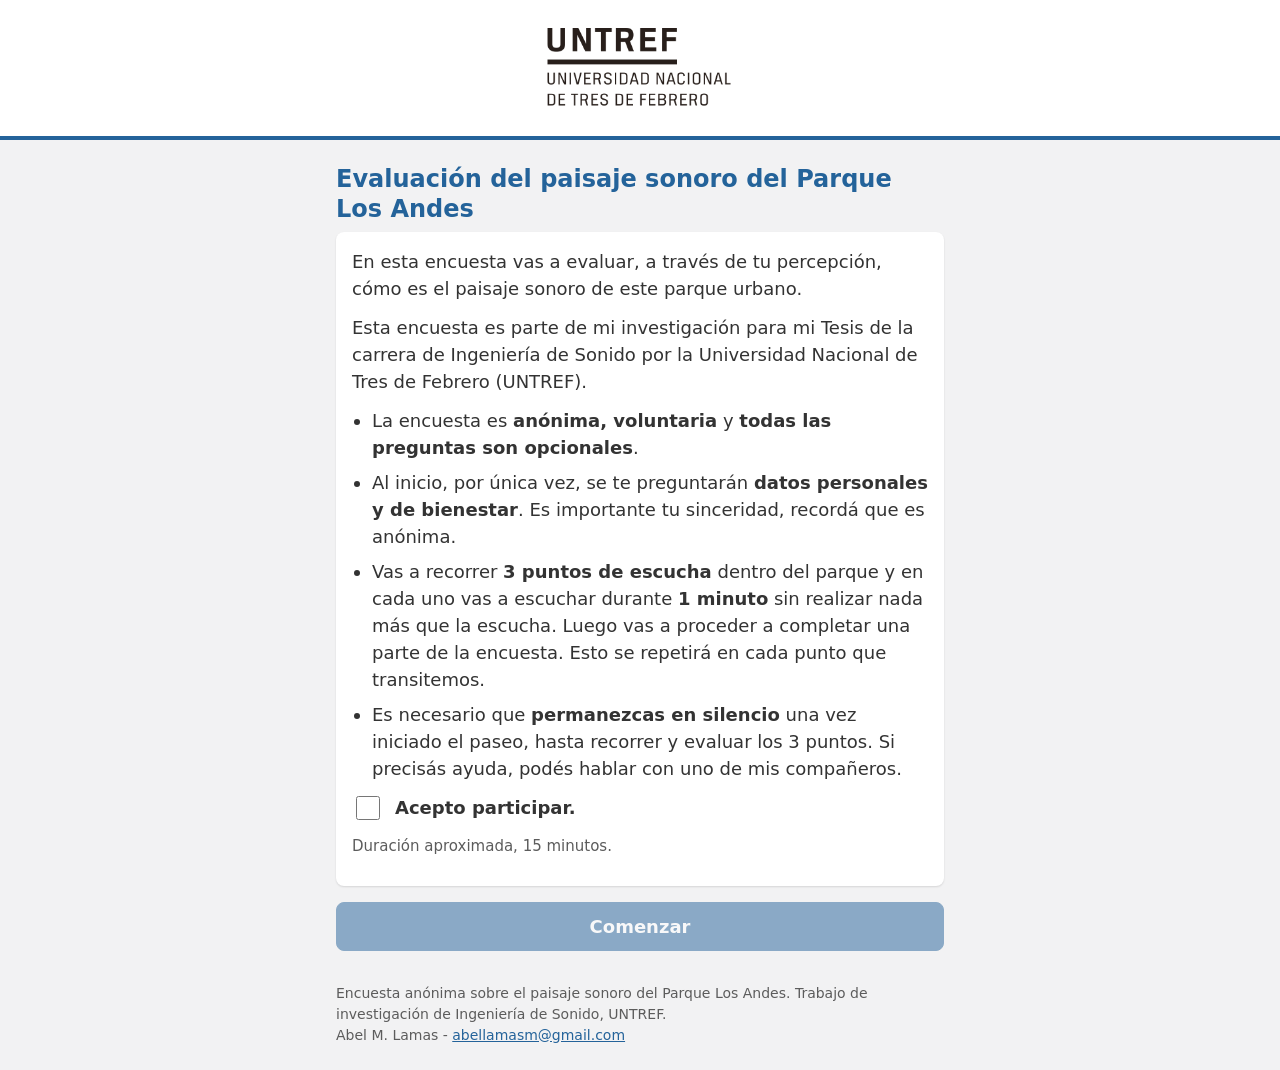
<file: index.html>
<!doctype html>
<html lang="es">
<head>
  <meta charset="utf-8">
  <meta name="viewport" content="width=device-width, initial-scale=1, viewport-fit=cover">
  <meta name="robots" content="noindex, nofollow">
  <script>
    // Cada entrada usa una dirección nueva (agrega t=hora) para que el navegador no muestre una copia vieja de la página.
    if (!/[?&]t=/.test(location.search)) {
      location.replace(location.pathname + location.search + (location.search ? "&" : "?") + "t=" + Date.now() + location.hash);
    }
  </script>
  <script>
    // Si algo falla al cargar, lo muestra en la página para poder verlo y avisar qué pasó.
    window.addEventListener("error", function (e) {
      var a = document.getElementById("app");
      if (!a || a.children.length) return;
      var que = e.target && e.target !== window ? "No se pudo cargar " + (e.target.src || e.target.href) : e.message + " (" + String(e.filename || "").split("/").pop() + ", línea " + e.lineno + ")";
      a.textContent = "No se pudo mostrar la encuesta. Recargá la página. Detalle: " + que;
    }, true);
  </script>
  <meta name="theme-color" content="#24639a">
  <title>Evaluación del paisaje sonoro del Parque Los Andes</title>
  <link rel="stylesheet" href="estilos.css?v=20261031e">
</head>
<body>
  <header class="cabecera">
    <img src="img/logo_untref.png" width="309" height="147" alt="UNTREF, Universidad Nacional de Tres de Febrero">
    <button type="button" id="btn-inicio" class="btn-inicio" hidden>Reiniciar</button>
  </header>
  <div id="aviso" class="aviso" role="status" aria-live="polite" hidden></div>
  <main id="app" tabindex="-1"></main>
  <footer class="pie">Encuesta anónima sobre el paisaje sonoro del Parque Los Andes. Trabajo de investigación de Ingeniería de Sonido, UNTREF.<br>Abel M. Lamas - <a href="mailto:abellamasm@gmail.com">abellamasm@gmail.com</a></footer>
  <noscript><p class="noscript">Esta encuesta necesita JavaScript. Activalo en tu navegador para responderla.</p></noscript>
  <script src="config.js?v=20261031e"></script>
  <script src="logica.js?v=20261031e"></script>
  <script src="cuestionario.js?v=20261031e"></script>
  <script src="app.js?v=20261031e"></script>
</body>
</html>
</file>
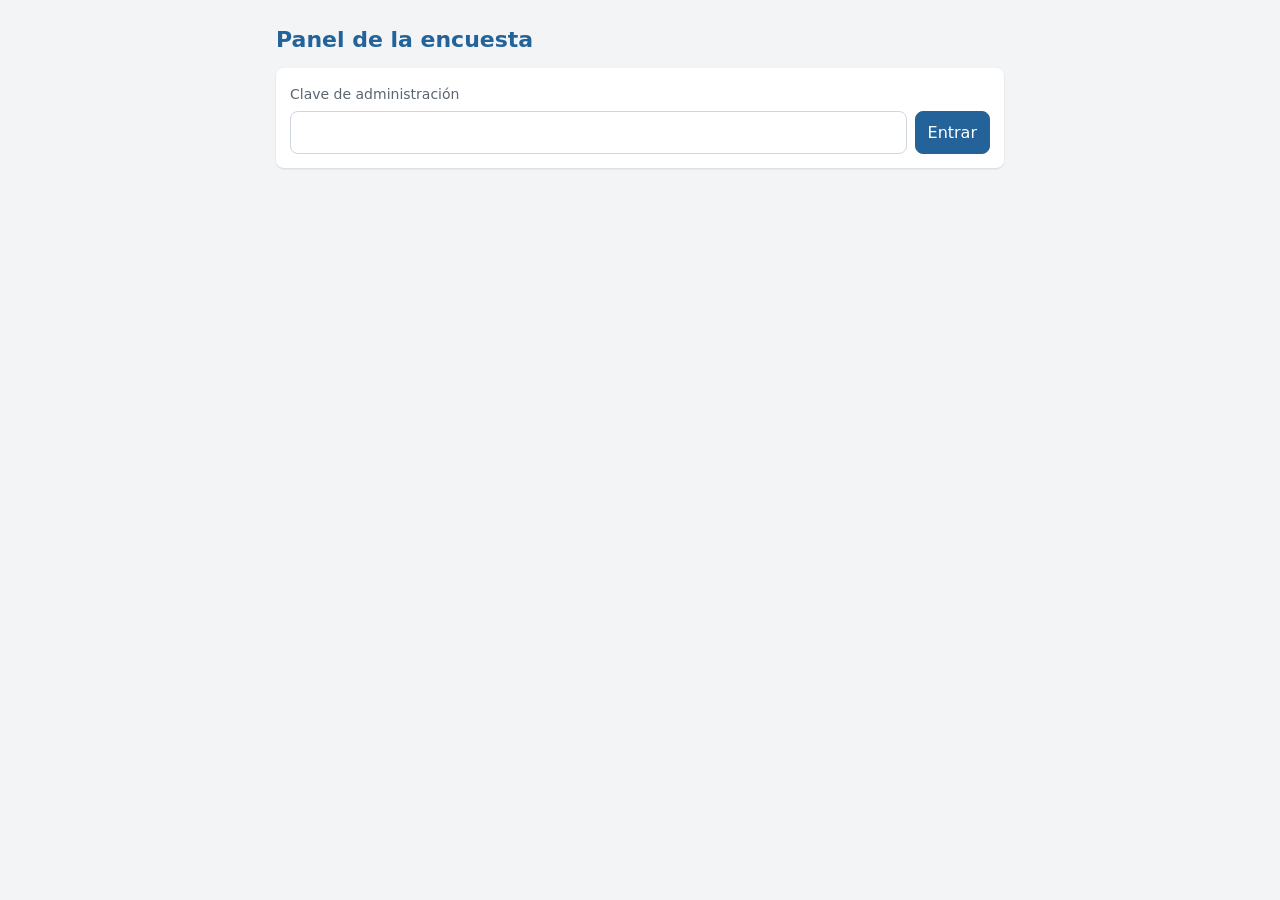
<file: admin.html>
<!doctype html>
<html lang="es">
<head>
  <meta charset="utf-8">
  <meta name="viewport" content="width=device-width, initial-scale=1, viewport-fit=cover">
  <meta name="robots" content="noindex, nofollow">
  <title>Panel de la encuesta</title>
  <style>
    :root { --azul: #24639a; --texto: #2a2f36; --suave: #5c6670; --borde: #cfd6de; --fondo: #f2f4f6; --ok: #1d6b3a; --error: #a4262c; }
    * { box-sizing: border-box; }
    body { margin: 0; background: var(--fondo); color: var(--texto); font: 16px/1.45 system-ui, -apple-system, "Segoe UI", Roboto, Arial, sans-serif; }
    main { max-width: 760px; margin: 0 auto; padding: 16px; }
    h1 { font-size: 22px; color: var(--azul); margin: 8px 0 12px; }
    h2 { font-size: 15px; text-transform: uppercase; letter-spacing: .04em; color: var(--suave); margin: 20px 0 8px; }
    .tarjeta { background: #fff; border-radius: 8px; padding: 14px; box-shadow: 0 1px 2px rgba(0,0,0,.12); margin-bottom: 12px; }
    input, button, select { font: inherit; padding: 9px 12px; border: 1.5px solid var(--borde); border-radius: 8px; background: #fff; color: inherit; }
    button { cursor: pointer; border-color: var(--azul); color: var(--azul); }
    button.principal { background: var(--azul); color: #fff; }
    button:disabled { opacity: .5; cursor: default; }
    .fila { display: flex; gap: 8px; align-items: center; flex-wrap: wrap; }
    .barra { justify-content: space-between; margin-bottom: 8px; }
    .suave { color: var(--suave); font-size: 14px; }
    .error { color: var(--error); font-weight: 600; margin: 8px 0 0; }
    .grande { font-size: 44px; font-weight: 700; color: var(--azul); line-height: 1; min-width: 70px; text-align: center; }
    .datos { display: grid; grid-template-columns: repeat(auto-fit, minmax(140px, 1fr)); gap: 8px; }
    .dato { background: #fff; border-radius: 8px; padding: 10px 12px; box-shadow: 0 1px 2px rgba(0,0,0,.12); }
    .dato b { display: block; font-size: 26px; color: var(--azul); }
    .grupo h3 { margin: 0 0 6px; font-size: 17px; }
    .chips { display: flex; flex-wrap: wrap; gap: 6px; }
    .chip { background: #eef3f8; border-radius: 999px; padding: 3px 10px; font-size: 14px; }
    .chip small { color: var(--ok); font-weight: 600; margin-left: 4px; }
    .chip.desvio { background: #fdecea; outline: 1.5px solid var(--error); }
    .chip.desvio small { color: var(--error); }
    .ruta { margin: 0 0 8px; font-size: 14px; }
    .ruta b { color: var(--azul); }
    td select { width: 100%; }
    td:first-child { white-space: nowrap; }
    tr.actual td { background: #eef3f8; font-weight: 600; }
    table { width: 100%; border-collapse: collapse; font-size: 14px; }
    th, td { text-align: left; padding: 5px 6px; border-bottom: 1px solid #e6eaee; }
    .tabla { overflow-x: auto; }
    .mapa { display: block; width: 100%; max-width: 520px; height: auto; margin: 8px auto; }
    .leyenda-mapa { display: grid; gap: 4px; font-size: 14px; margin-top: 8px; }
    .leyenda-mapa i { display: inline-block; width: 12px; height: 12px; border-radius: 50%; margin-right: 6px; vertical-align: -1px; }
    [hidden] { display: none; }
  </style>
</head>
<body>
<main>
  <h1>Panel de la encuesta</h1>

  <form id="acceso" class="tarjeta">
    <label for="clave" class="suave">Clave de administración</label>
    <div class="fila" style="margin-top:6px">
      <input id="clave" type="password" autocomplete="current-password" required style="flex:1;min-width:180px">
      <button class="principal" type="submit">Entrar</button>
    </div>
    <p id="aviso-acceso" class="error" role="alert" hidden></p>
  </form>

  <section id="panel" hidden>
    <div class="fila barra">
      <span class="suave" id="actualizado">Actualizando…</span>
      <span class="fila">
        <label class="suave" for="version">Versión</label>
        <select id="version"></select>
        <button id="salir" type="button">Salir</button>
      </span>
    </div>

    <h2>Grupo actual</h2>
    <div class="tarjeta">
      <p class="suave" style="margin-top:0">Es el número que se le muestra y se guarda a quien acepta desde este momento.</p>
      <div class="fila">
        <button id="menos" type="button" aria-label="Bajar el número de grupo">−</button>
        <span class="grande" id="grupo-actual">–</span>
        <button id="mas" type="button" aria-label="Subir el número de grupo">+</button>
        <input id="grupo-nuevo" type="number" min="1" max="99" inputmode="numeric" placeholder="N.º" style="width:80px">
        <button id="fijar" class="principal" type="button">Fijar</button>
      </div>
      <p id="aviso-grupo" class="error" role="alert" hidden></p>
    </div>

    <h2>Recorridos de los grupos</h2>
    <div class="tarjeta tabla">
      <p class="suave" style="margin-top:0">A = Mesitas, B = Newbery, C = Calistenia. El recorrido que elijas es el que ven los participantes de ese grupo, que ya no eligen el lugar.</p>
      <table id="tabla-recorridos"></table>
      <p id="aviso-recorrido" class="error" role="alert" hidden></p>
    </div>

    <h2>Avance</h2>
    <div class="datos" id="datos"></div>

    <h2>Tiempo promedio</h2>
    <div class="datos" id="tiempos"></div>
    <p class="suave" id="nota-tiempos"></p>

    <h2>Mapa de agrado y actividad</h2>
    <div class="tarjeta">
      <div class="fila">
        <label class="suave" for="mapa-angulos">Ángulos</label>
        <select id="mapa-angulos">
          <option value="iso">Teóricos (ISO)</option>
          <option value="castellano">Ajustados al castellano (SATP)</option>
        </select>
        <label class="suave" for="mapa-grupo">Grupo</label>
        <select id="mapa-grupo"><option value="">Todos</option></select>
      </div>
      <svg id="mapa" class="mapa" viewBox="0 0 420 420" role="img" aria-label="Respuestas en el plano de agrado y actividad"></svg>
      <div id="leyenda-mapa" class="leyenda-mapa"></div>
      <p class="suave" id="nota-mapa"></p>
    </div>

    <h2>Por punto de escucha</h2>
    <div class="datos" id="puntos"></div>

    <h2>Grupos</h2>
    <div id="grupos"></div>

    <h2>Últimos envíos</h2>
    <div class="tarjeta tabla"><table id="recientes"></table></div>
  </section>
</main>

<script src="config.js"></script>
<script src="logica.js"></script>
<script>
(function () {
  "use strict";
  const C = window.CONFIG;
  const $ = (id) => document.getElementById(id);
  const guardada = () => { try { return sessionStorage.getItem("clave_admin") || ""; } catch (e) { return ""; } };
  let clave = guardada(), cargando = false, timer = null, grupoActual = null, ultimo = null;
  const COLORES = { 1: "#d55e00", 2: "#0072b2", 3: "#009e73" };

  function el(tag, texto, clase) {
    const e = document.createElement(tag);
    if (texto != null) e.textContent = texto;      // siempre como texto, nunca como HTML
    if (clase) e.className = clase;
    return e;
  }

  async function pedir(cuerpo) {
    const r = await fetch(C.ENDPOINT, { method: "POST", body: JSON.stringify(Object.assign({ clave }, cuerpo)) });
    return r.json();
  }

  const letra = (id) => { const p = C.PUNTOS.find((x) => x.id === Number(id)); return p ? p.letra : "?"; };
  const flecha = (ids) => ids.map((id) => letra(id)).join(" → ");
  const largo = (ids) => ids.map((id) => nombrePunto(id)).join(" → ");
  function permutaciones() {
    const ids = C.PUNTOS.slice().sort((a, b) => a.letra < b.letra ? -1 : 1).map((p) => p.id), res = [];
    const rec = (resto, acum) => { if (!resto.length) return res.push(acum); resto.forEach((x, i) => rec(resto.filter((_, j) => j !== i), acum.concat(x))); };
    rec(ids, []);
    return res;
  }

  function minseg(s) {
    if (s === "" || s == null || isNaN(s)) return "";
    s = Math.round(Number(s));
    const m = Math.floor(s / 60), r = s % 60;
    return m ? m + " min " + String(r).padStart(2, "0") + " s" : r + " s";
  }

  function nombrePunto(id) { const p = C.PUNTOS.find((x) => x.id === Number(id)); return p ? p.nombre : "Punto " + id; }
  function hora(v) { const d = new Date(v); return isNaN(d) ? "" : d.toLocaleTimeString("es-AR", { hour: "2-digit", minute: "2-digit" }); }

  function dibujar(d) {
    d.recorridos = d.recorridos || {};
    d.atributos = d.atributos || [];
    grupoActual = d.grupo_actual;
    $("grupo-actual").textContent = d.grupo_actual == null ? "–" : d.grupo_actual;
    const r = d.resumen, o = r.origen;
    const datos = $("datos"); datos.replaceChildren();
    [["Aceptaron", r.aceptaron], ["Terminaron la Parte A", r.personas], ["Completaron los 3 puntos", r.completaron_todo], ["Respuestas de puntos", r.respuestas], ["Comentarios finales", r.comentarios],
     ["Invitadas con cita previa", o.invitado], ["Se sumaron en el lugar", o.en_el_lugar]].forEach(([t, n]) => {
      const c = el("div", null, "dato"); c.append(el("b", n), el("span", t, "suave")); datos.append(c);
    });
    const tiempos = $("tiempos"); tiempos.replaceChildren();
    const tp = d.tiempos;
    if (!tp) {
      $("nota-tiempos").textContent = "El script de Google todavía no calcula los tiempos. Pegá el Code.gs nuevo en Apps Script y publicá una versión nueva de la implementación.";
    } else {
      [["Parte A", tp.parte_a], ["Parte B, por punto", tp.parte_b]]
        .concat(C.PUNTOS.map((p) => ["Parte B en " + p.nombre, tp.por_punto[p.id]]))
        .concat([["Recorrido completo", tp.recorrido_completo]]).forEach(([t, v]) => {
          const c = el("div", null, "dato");
          c.append(el("b", v && v.segundos != null ? minseg(v.segundos) : "–"), el("span", t + (v && v.n ? " (" + v.n + ")" : ""), "suave")); tiempos.append(c);
        });
      $("nota-tiempos").textContent = "Es el tiempo con la pantalla abierta, sin contar las pausas. Entre paréntesis, la cantidad de datos. El recorrido completo suma la Parte A y los tres puntos de quienes los hicieron.";
    }
    const puntos = $("puntos"); puntos.replaceChildren();
    C.PUNTOS.forEach((p) => { const c = el("div", null, "dato"); c.append(el("b", d.por_punto[p.id] || 0), el("span", p.nombre, "suave")); puntos.append(c); });

    dibujarRecorridos(d);
    ultimo = d; dibujarMapa();
    const grupos = $("grupos"); grupos.replaceChildren();
    if (!d.grupos.length) grupos.append(el("p", "Todavía no hay grupos.", "suave"));
    d.grupos.forEach((g) => {
      const c = el("div", null, "tarjeta grupo");
      c.append(el("h3", g.nombre + " (" + g.personas.length + (g.personas.length === 1 ? " persona" : " personas") + ")"));
      if (g.tipo === "por hora") c.append(el("p", "Armado por la hora de inicio de cada punto, porque no tenían número.", "suave"));
      if (g.recorrido) { const ru = el("p", "Recorrido asignado: ", "ruta"); ru.append(el("b", flecha(g.recorrido))); c.append(ru); }
      const chips = el("div", null, "chips");
      g.personas.forEach((p) => {
        const chip = el("span", p.codigo, g.recorrido && p.desvio ? "chip desvio" : "chip");
        const hechos = p.orden.length ? flecha(p.orden) : "aceptó, sin puntos todavía";
        chip.append(el("small", g.recorrido && p.desvio ? hechos + " ⚠ no es el recorrido" : hechos));
        chips.append(chip);
      });
      c.append(chips); grupos.append(c);
    });

    const t = $("recientes"); t.replaceChildren();
    const cab = el("tr"); ["Hora", "Código", "Punto", "Duración"].forEach((x) => cab.append(el("th", x))); t.append(cab);
    d.recientes.forEach((x) => {
      const f = el("tr"); [hora(x.recibido), x.codigo, nombrePunto(x.punto), minseg(x.duracion_s)].forEach((v) => f.append(el("td", v))); t.append(f);
    });
    $("actualizado").textContent = "Actualizado " + new Date().toLocaleTimeString("es-AR");
  }

  async function actualizar() {
    if (cargando || !clave) return;
    cargando = true;
    try {
      const v = $("version").value;
      const d = await pedir({ accion: "panel", version: v });
      if (!d.ok) { if (d.error === "clave") return salir("La clave no es correcta."); throw new Error(d.error); }
      $("acceso").hidden = true; $("panel").hidden = false;
      try { sessionStorage.setItem("clave_admin", clave); } catch (e) { /* sin almacenamiento */ }
      dibujar(d);
      try { sessionStorage.setItem("panel_cache", JSON.stringify({ version: v, d })); } catch (e) { /* sin almacenamiento */ }
    } catch (e) {
      $("actualizado").textContent = "No se pudo actualizar. Reintentando…";
    } finally { cargando = false; }
  }

  function salir(mensaje) {
    clave = ""; try { sessionStorage.removeItem("clave_admin"); sessionStorage.removeItem("panel_cache"); } catch (e) { /* nada */ }
    clearInterval(timer); $("panel").hidden = true; $("acceso").hidden = false;
    const a = $("aviso-acceso"); a.hidden = !mensaje; a.textContent = mensaje || "";
  }

  function dibujarRecorridos(d) {
    const t = $("tabla-recorridos");
    if (document.activeElement && t.contains(document.activeElement)) return;   // no redibuja mientras se elige un recorrido
    t.replaceChildren();
    const cab = el("tr"); ["Grupo", "Recorrido"].forEach((x) => cab.append(el("th", x))); t.append(cab);
    const mayor = Math.max(6, d.grupo_actual || 0, ...d.grupos.map((g) => g.numero || 0), ...Object.keys(d.recorridos).map(Number));
    for (let n = 1; n <= mayor; n++) {
      const f = el("tr", null, n === d.grupo_actual ? "actual" : ""), sel = document.createElement("select");
      sel.setAttribute("aria-label", "Recorrido del grupo " + n);
      const vacio = el("option", "Sin recorrido (elige cada persona)"); vacio.value = ""; sel.append(vacio);
      permutaciones().forEach((p) => { const o = el("option", flecha(p)); o.value = p.join(","); sel.append(o); });
      sel.value = d.recorridos[n] ? d.recorridos[n].join(",") : "";
      sel.addEventListener("change", () => fijarRecorrido(n, sel.value));
      const c2 = el("td"); c2.append(sel);
      f.append(el("td", "Grupo " + n + (n === d.grupo_actual ? " (actual)" : "")), c2); t.append(f);
    }
  }

  // Cada respuesta con los ocho atributos es un punto del plano. El color dice en qué lugar se hizo.
  function dibujarMapa() {
    if (!ultimo) return;
    const NS = "http://www.w3.org/2000/svg", W = 420, M = 46, L = W - 2 * M;
    const sel = $("mapa-grupo"), previo = sel.value;
    sel.replaceChildren(); const todos = el("option", "Todos"); todos.value = ""; sel.append(todos);
    ultimo.grupos.filter((g) => g.numero).forEach((g) => { const o = el("option", g.nombre); o.value = String(g.numero); sel.append(o); });
    sel.value = [...sel.options].some((o) => o.value === previo) ? previo : "";
    const ang = window.Logica.ANGULOS[$("mapa-angulos").value];
    const fmt = (t) => String(t).replace(".", ",").replace("-", "−");
    const x = (p) => M + ((p + 1) / 2) * L, y = (e) => W - M - ((e + 1) / 2) * L;
    const s = (tag, attrs, texto) => { const e = document.createElementNS(NS, tag); Object.keys(attrs || {}).forEach((k) => e.setAttribute(k, attrs[k])); if (texto != null) e.textContent = texto; return e; };
    const svg = $("mapa"); svg.replaceChildren();
    svg.append(s("rect", { x: M, y: M, width: L, height: L, fill: "#fff", stroke: "#cfd6de" }));
    [-1, -0.5, 0, 0.5, 1].forEach((t) => {
      const eje = t === 0;
      svg.append(s("line", { x1: x(t), y1: M, x2: x(t), y2: W - M, stroke: eje ? "#5c6670" : "#e6eaee", "stroke-width": eje ? 1.5 : 1 }));
      svg.append(s("line", { x1: M, y1: y(t), x2: W - M, y2: y(t), stroke: eje ? "#5c6670" : "#e6eaee", "stroke-width": eje ? 1.5 : 1 }));
      svg.append(s("text", { x: x(t), y: W - M + 16, "text-anchor": "middle", "font-size": 11, fill: "#5c6670" }, fmt(t)));
      svg.append(s("text", { x: M - 8, y: y(t) + 4, "text-anchor": "end", "font-size": 11, fill: "#5c6670" }, fmt(t)));
    });
    [["Caótico", M + 6, M + 16, "start"], ["Vibrante", W - M - 6, M + 16, "end"], ["Monótono", M + 6, W - M - 8, "start"], ["Calmado", W - M - 6, W - M - 8, "end"]]
      .forEach(([t, px, py, a]) => svg.append(s("text", { x: px, y: py, "text-anchor": a, "font-size": 12, fill: "#9aa5b1", "font-style": "italic" }, t)));
    svg.append(s("text", { x: W / 2, y: W - 6, "text-anchor": "middle", "font-size": 13, "font-weight": 600, fill: "#2a2f36" }, "Agrado (P)"));
    svg.append(s("text", { x: 14, y: W / 2, "text-anchor": "middle", "font-size": 13, "font-weight": 600, fill: "#2a2f36", transform: "rotate(-90 14 " + W / 2 + ")" }, "Actividad (E)"));

    const filas = ultimo.atributos.filter((r) => !sel.value || r.grupo === Number(sel.value)), porPunto = {};
    filas.forEach((r) => {
      const pe = window.Logica.proyeccionISO(r.valores, ang);
      if (!pe) return;
      (porPunto[r.punto] = porPunto[r.punto] || []).push(pe);
      const c = s("circle", { cx: x(pe.P), cy: y(pe.E), r: 5, fill: COLORES[r.punto] || "#888", "fill-opacity": 0.6, stroke: "#fff", "stroke-width": 0.8 });
      c.append(s("title", {}, r.codigo + ", " + nombrePunto(r.punto) + ", P " + pe.P.toFixed(2) + ", E " + pe.E.toFixed(2)));
      svg.append(c);
    });
    const ley = $("leyenda-mapa"); ley.replaceChildren();
    const f2 = (n) => n.toFixed(2).replace(".", ",").replace("-", "−");
    C.PUNTOS.forEach((p) => {
      const l = porPunto[p.id] || [], fila = el("div");
      const punto = el("i"); punto.style.background = COLORES[p.id];
      fila.append(punto);
      if (!l.length) fila.append(el("span", p.nombre + " (" + p.letra + "), sin respuestas todavía"));
      else {
        const mp = l.reduce((a, b) => a + b.P, 0) / l.length, me = l.reduce((a, b) => a + b.E, 0) / l.length;
        fila.append(el("span", p.nombre + " (" + p.letra + "), " + l.length + (l.length === 1 ? " respuesta" : " respuestas") + ", promedio P " + f2(mp) + " y E " + f2(me)));
        svg.append(s("circle", { cx: x(mp), cy: y(me), r: 11, fill: "#fff", "fill-opacity": 0.92, stroke: COLORES[p.id], "stroke-width": 3 }));
        svg.append(s("text", { x: x(mp), y: y(me) + 4, "text-anchor": "middle", "font-size": 12, "font-weight": 700, fill: COLORES[p.id] }, p.letra));
      }
      ley.append(fila);
    });
    $("nota-mapa").textContent = "Cada punto chico es la respuesta de una persona en un lugar. El círculo con letra es el promedio de ese lugar. Es una vista rápida del avance, y no reemplaza el análisis. Se muestran solo las respuestas con los ocho atributos completos.";
  }

  async function fijarRecorrido(grupo, valor) {
    const a = $("aviso-recorrido"); a.hidden = true;
    try {
      const d = await pedir({ accion: "fijar_recorrido", grupo, recorrido: valor ? valor.split(",").map(Number) : null });
      if (!d.ok) throw new Error(d.error);
      actualizar();
    } catch (e) { a.textContent = "No se pudo guardar el recorrido. Probá de nuevo."; a.hidden = false; actualizar(); }
  }

  async function fijar(n) {
    const a = $("aviso-grupo"); a.hidden = true;
    n = Math.round(Number(n));
    if (!(n >= 1 && n <= 99)) { a.textContent = "Elegí un número entre 1 y 99."; a.hidden = false; return; }
    try {
      const d = await pedir({ accion: "fijar_grupo", grupo: n });
      if (!d.ok) throw new Error(d.error);
      $("grupo-nuevo").value = ""; actualizar();
    } catch (e) { a.textContent = "No se pudo cambiar el grupo. Probá de nuevo."; a.hidden = false; }
  }

  function empezar() {
    clearInterval(timer);
    actualizar(); timer = setInterval(actualizar, 15000);
  }

  const versiones = [[C.VERSION, "In situ"], ["piloto", "Piloto"], ["dummy", "Dummy"], ["", "Todas"]];   // In situ es la encuesta real de campo y es la que se abre
  versiones.forEach(([v, t]) => { const o = el("option", t); o.value = v; $("version").append(o); });
  $("version").value = C.VERSION;
  $("version").addEventListener("change", actualizar);

  $("acceso").addEventListener("submit", (e) => { e.preventDefault(); clave = $("clave").value; $("clave").value = ""; $("aviso-acceso").hidden = true; empezar(); });
  $("salir").addEventListener("click", () => salir());
  $("mapa-angulos").addEventListener("change", dibujarMapa);
  $("mapa-grupo").addEventListener("change", dibujarMapa);
  $("menos").addEventListener("click", () => fijar((grupoActual || 1) - 1));
  $("mas").addEventListener("click", () => fijar((grupoActual || 0) + 1));
  $("fijar").addEventListener("click", () => fijar($("grupo-nuevo").value));
  if (!C.ENDPOINT) { const a = $("aviso-acceso"); a.hidden = false; a.textContent = "Falta la dirección del script en config.js."; }
  if (clave) {
    $("acceso").hidden = true; $("panel").hidden = false;
    try {
      const c = JSON.parse(sessionStorage.getItem("panel_cache") || "null");
      if (c && c.version === $("version").value) dibujar(c.d);
    } catch (e) { /* sin copia guardada */ }
    empezar();
  }
})();
</script>
</body>
</html>
</file>
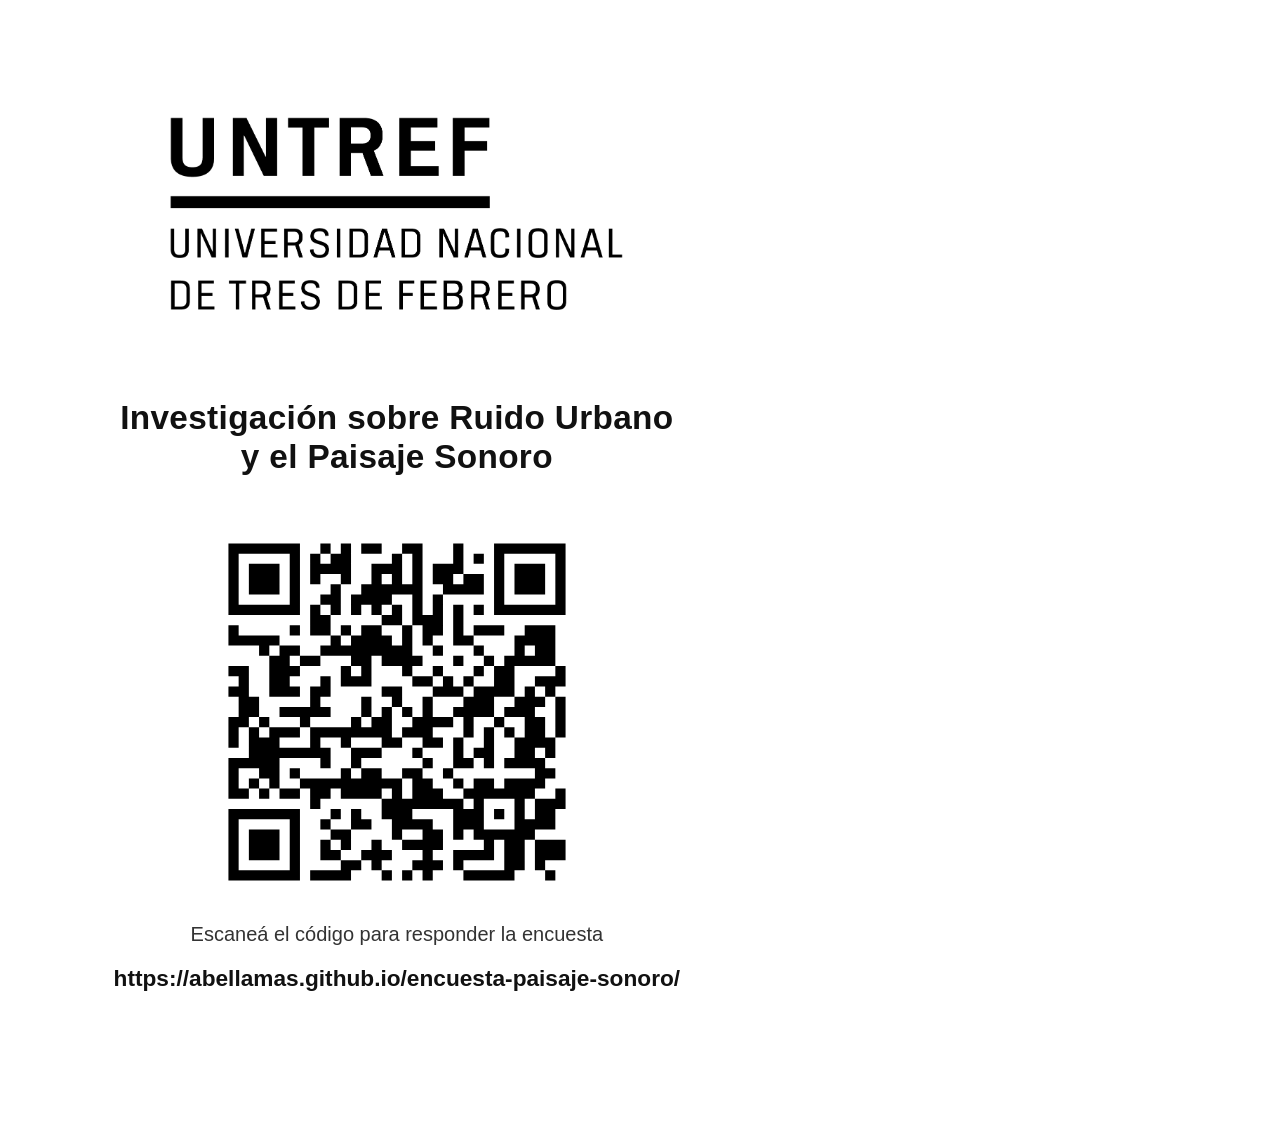
<file: cartel/cartel_encuesta.html>
<!doctype html>
<html lang="es"><head><meta charset="utf-8"><title>Cartel de la encuesta</title>
<style>
  @page { size: A4; margin: 0; }
  * { box-sizing: border-box; }
  html, body { margin: 0; background: #fff; }
  body { width: 210mm; height: 297mm; padding: 16mm 14mm; display: flex; flex-direction: column; align-items: center;
         font-family: Bahnschrift, "Segoe UI", Arial, sans-serif; color: #111; text-align: center; }
  .logo { width: 150mm; }
  h1 { font-size: 25pt; line-height: 1.2; font-weight: 700; margin: 8mm 0 0; letter-spacing: .01em; }
  .qr { margin: 12mm 0 0; width: 100mm; height: 100mm; }
  .escanea { font-size: 15pt; margin: 6mm 0 0; color: #333; }
  .enlace { font-size: 17pt; font-weight: 700; margin: 5mm 0 0; word-break: break-all; }
</style></head>
<body>
  <img class="logo" src="logo_untref.png" alt="UNTREF, Universidad Nacional de Tres de Febrero">
  <h1>Investigación sobre Ruido Urbano<br>y el Paisaje Sonoro</h1>
  <img class="qr" src="qr_encuesta.svg" alt="Código QR de la encuesta">
  <p class="escanea">Escaneá el código para responder la encuesta</p>
  <p class="enlace">https://abellamas.github.io/encuesta-paisaje-sonoro/</p>
</body></html>
</file>
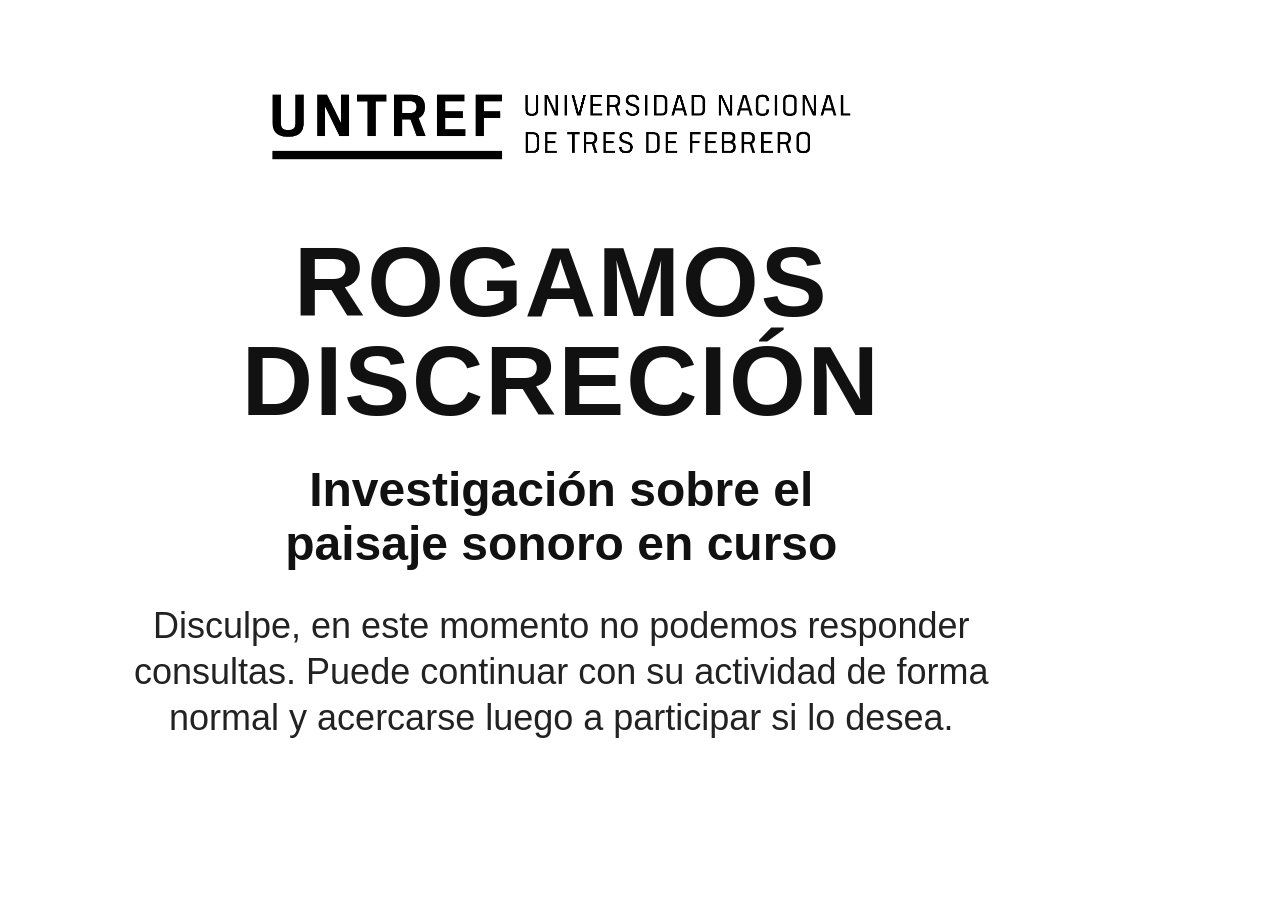
<file: cartel/cartel_medicion.html>
<!doctype html>
<html lang="es"><head><meta charset="utf-8"><title>Cartel de medición</title>
<style>
  @page { size: A4 landscape; margin: 0; }
  * { box-sizing: border-box; }
  html, body { margin: 0; background: #fff; }
  body { width: 297mm; height: 210mm; padding: 14mm 18mm; display: flex; flex-direction: column; align-items: center;
         justify-content: space-between; font-family: Bahnschrift, "Segoe UI", Arial, sans-serif; color: #111; text-align: center; }
  .logo { width: 175mm; }
  .aviso { font-size: 74pt; line-height: 1; font-weight: 700; letter-spacing: .02em; text-transform: uppercase; margin: 0; }
  h1 { font-size: 36pt; line-height: 1.12; font-weight: 700; margin: 0; text-wrap: balance; }
  p { font-size: 27pt; line-height: 1.28; margin: 0; max-width: 250mm; color: #222; text-wrap: balance; }
</style></head>
<body>
  <img class="logo" src="logo_untref_horizontal.png" alt="UNTREF, Universidad Nacional de Tres de Febrero">
  <div class="aviso">Rogamos discreción</div>
  <h1>Investigación sobre el paisaje sonoro en curso</h1>
  <p>Disculpe, en este momento no podemos responder consultas. Puede continuar con su actividad de forma normal y acercarse luego a participar si lo desea.</p>
</body></html>
</file>
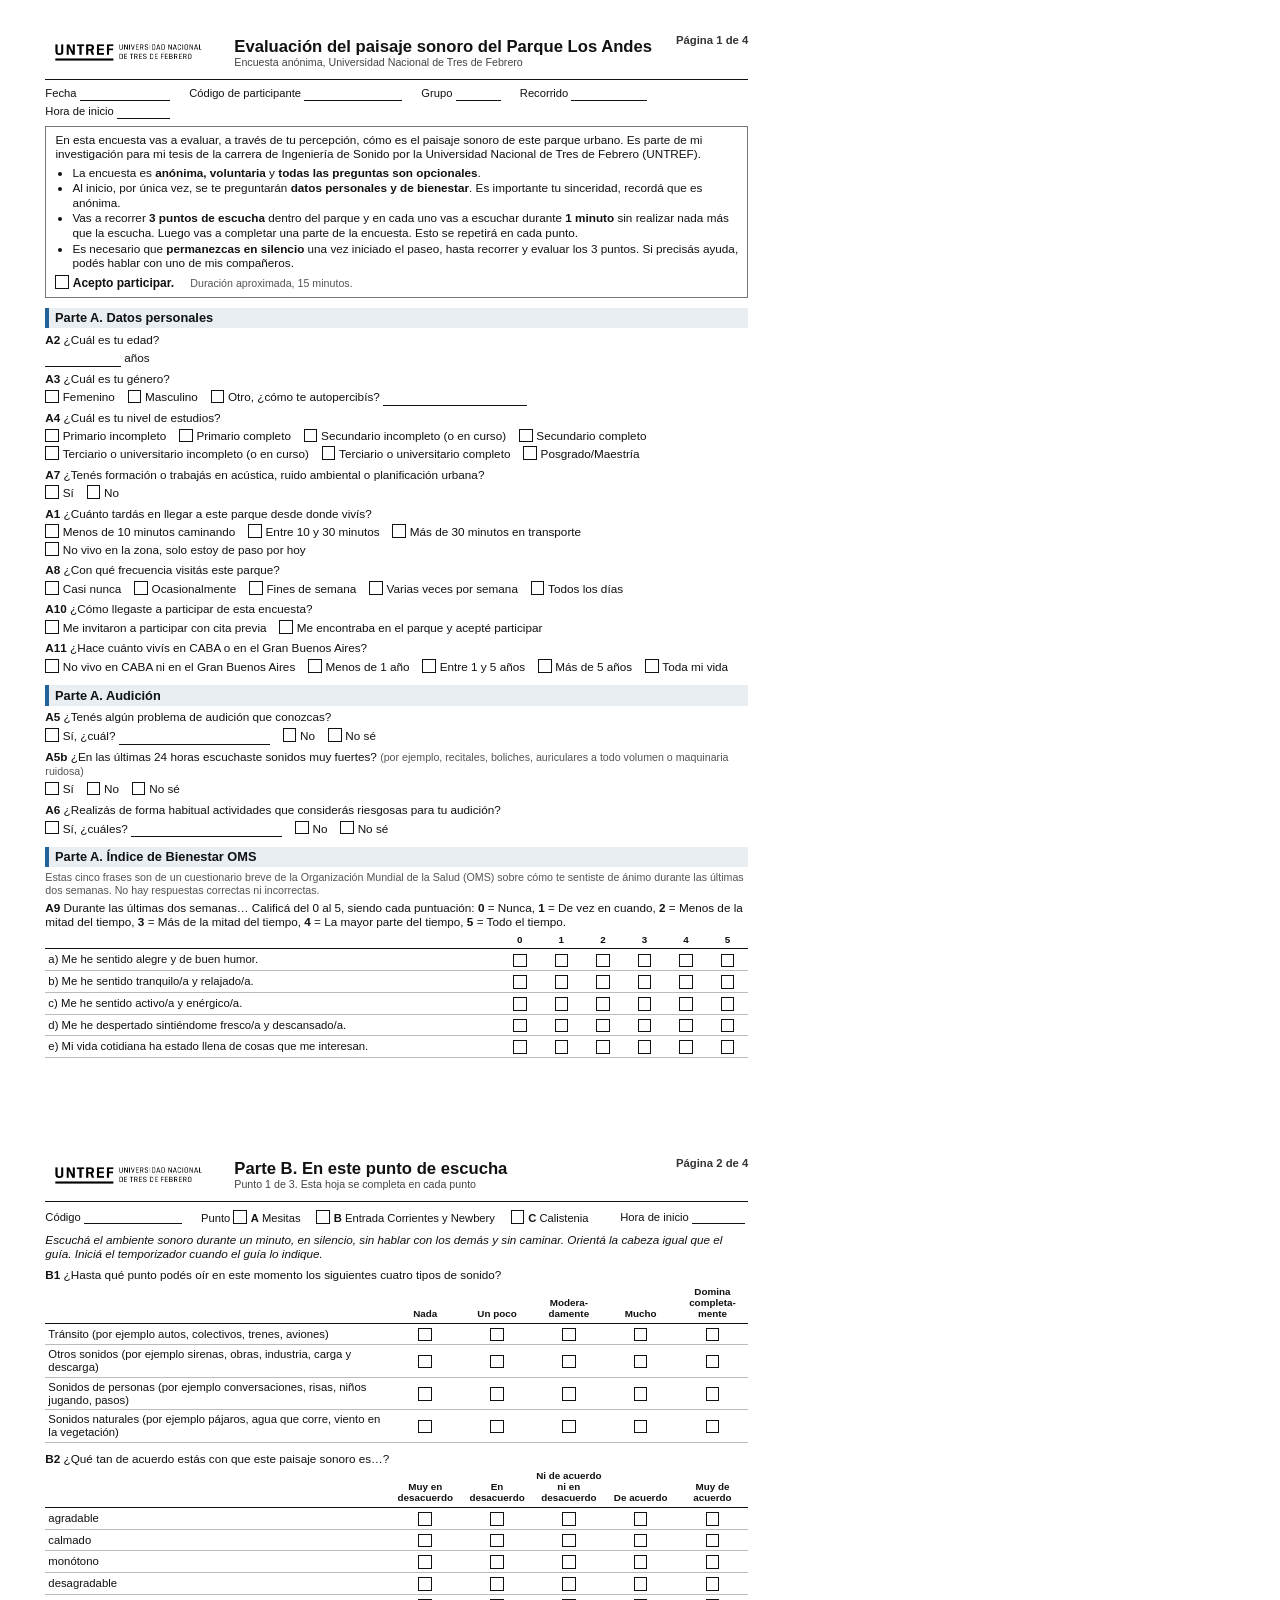
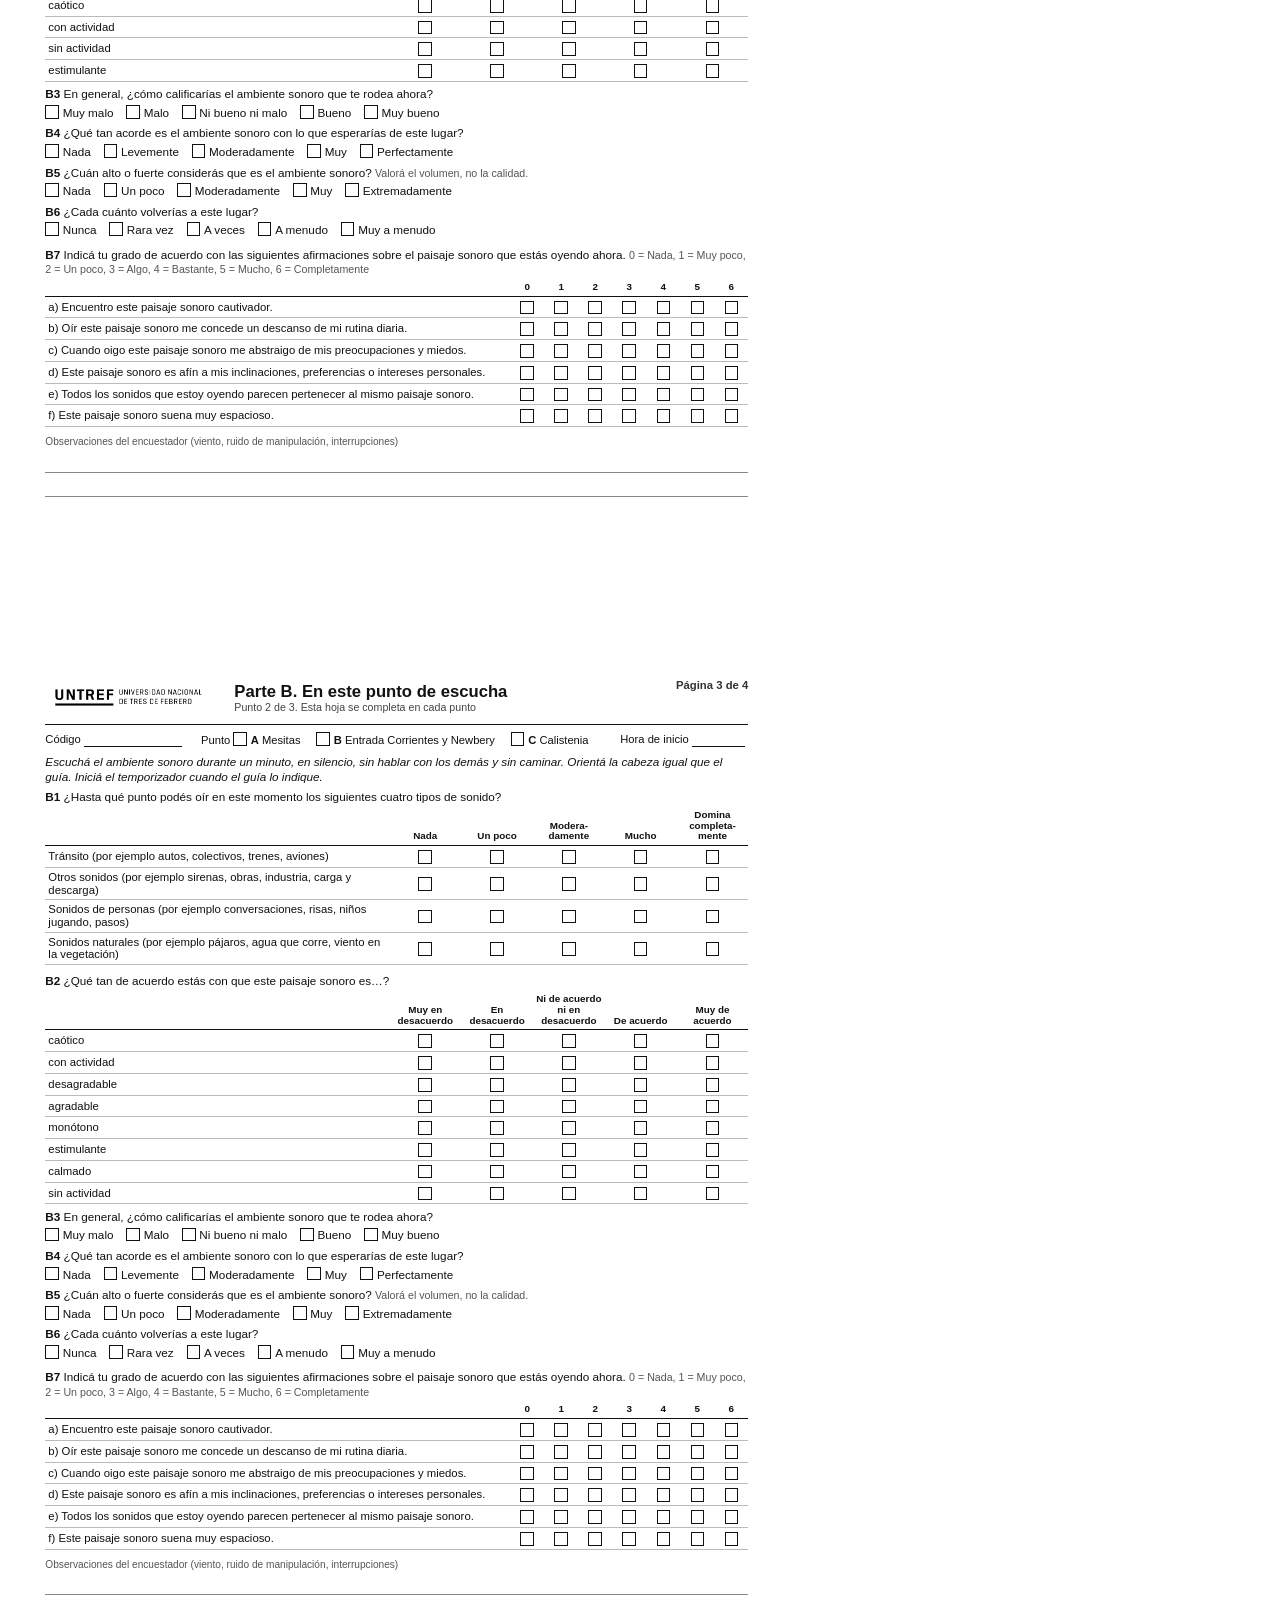
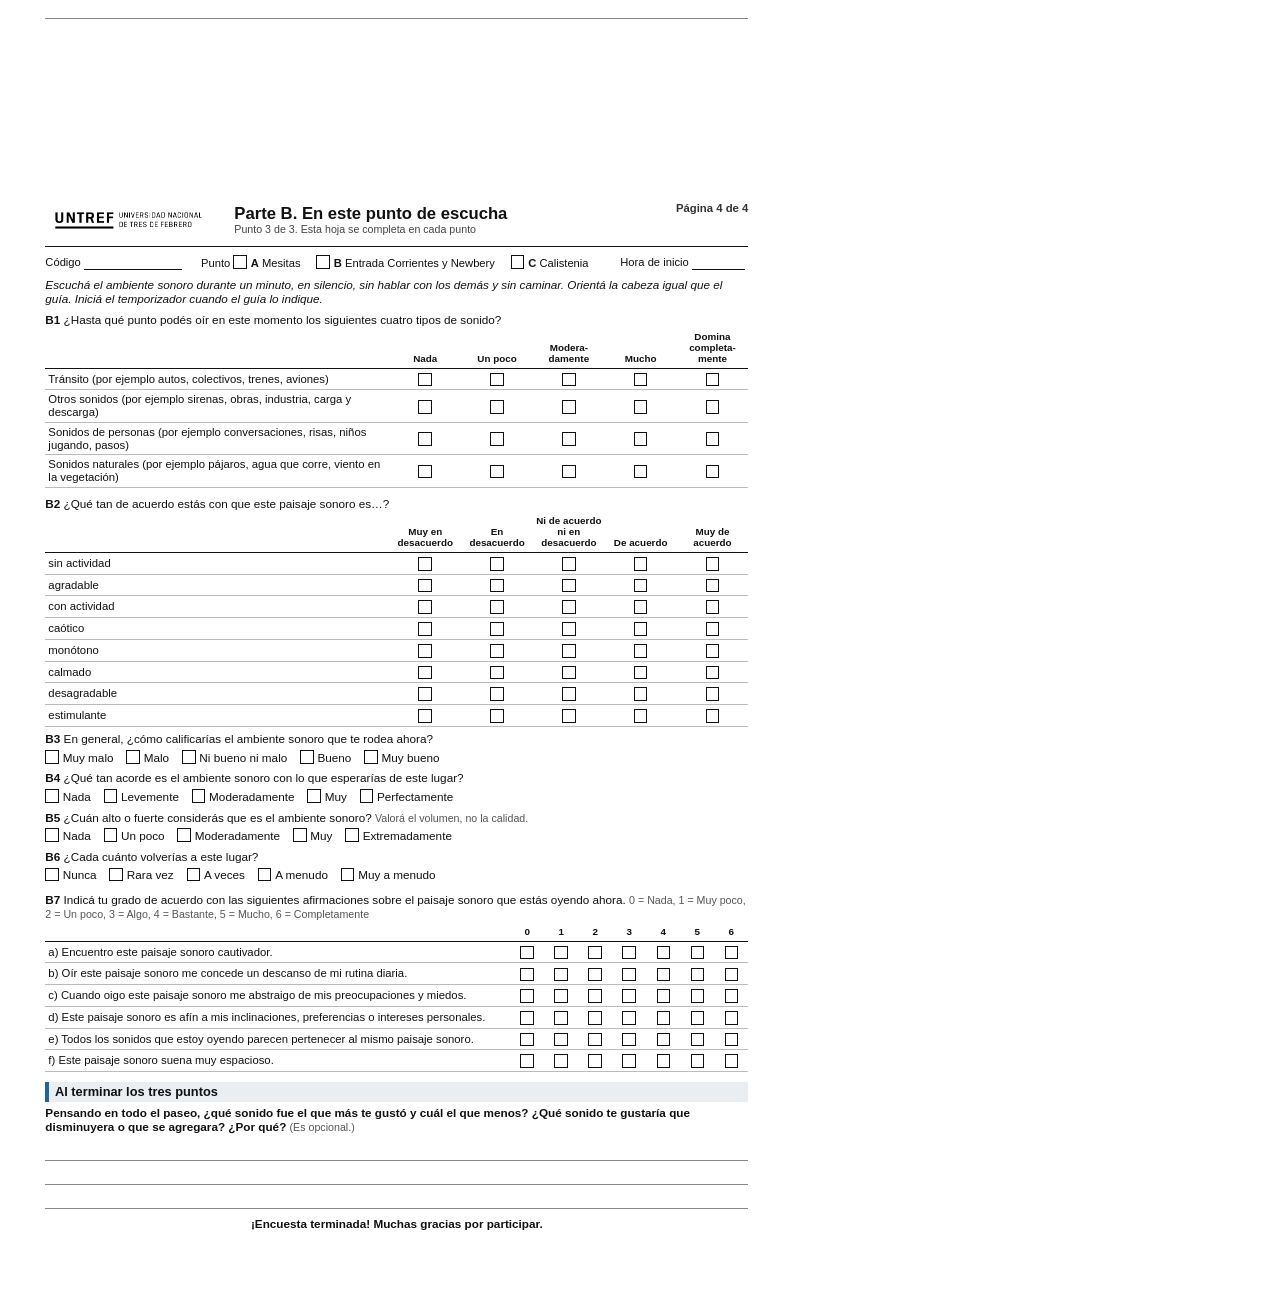
<file: papel/encuesta_papel.html>
<!doctype html><html lang="es"><head><meta charset="utf-8"><title>Encuesta en papel</title><style>
@page { size: A4; margin: 0; }
* { box-sizing: border-box; }
html, body { margin: 0; background: #fff; }
body { font-family: "Segoe UI", Arial, sans-serif; color: #111; font-size: 8.8pt; line-height: 1.22; }
.pag { width: 210mm; height: 297mm; padding: 9mm 12mm 8mm; overflow: hidden; page-break-after: always; break-after: page; }
.pag:last-child { page-break-after: auto; break-after: auto; }
.cab { display: flex; align-items: center; gap: 6mm; border-bottom: .5mm solid #111; padding-bottom: 2mm; }
.cab img { width: 44mm; }
.num { margin-left: auto; align-self: flex-start; font-size: 8.5pt; font-weight: 700; color: #333; white-space: nowrap; }
.tit h1 { font-size: 12.5pt; margin: 0; line-height: 1.15; }
.sub { font-size: 8pt; color: #444; }
h2 { font-size: 9.6pt; margin: 2.6mm 0 1mm; padding: .6mm 1.5mm; background: #e9eef3; border-left: 1.2mm solid #24639a; }
.campo { display: flex; flex-wrap: wrap; gap: 1mm 5mm; margin: 2mm 0; font-size: 8.4pt; align-items: center; }
.raya { display: inline-block; border-bottom: .25mm solid #111; height: 3.4mm; vertical-align: bottom; }
.cb { display: inline-block; width: 3.6mm; height: 3.6mm; border: .3mm solid #111; vertical-align: -.5mm; margin-right: 1mm; }
.op { display: inline-block; margin-right: 3.4mm; white-space: nowrap; }
.ops { margin-top: .6mm; line-height: 1.5; }
.ops .op { white-space: normal; }
.preg { margin: 1.3mm 0; break-inside: avoid; }
.q { margin: 1mm 0 .6mm; }
.q.sep { margin-top: 2.4mm; }
.sep { margin-top: 1.5mm; }
.ayuda { color: #555; font-size: 8pt; font-weight: normal; }
.consent { border: .3mm solid #777; padding: 1.6mm 2.4mm; margin: 1.6mm 0; }
.consent p { margin: 0 0 1mm; }
.consent ul { margin: 0; padding-left: 4.5mm; }
.consent li { margin: .4mm 0; }
.acepto { margin-top: 1.4mm; font-size: 9pt; }
table.g { width: 100%; border-collapse: collapse; margin-top: .6mm; }
table.g th { font-size: 7.4pt; line-height: 1.1; padding: .8mm .6mm; border-bottom: .3mm solid #111; text-align: center; vertical-align: bottom; }
table.g th.f { text-align: left; }
table.g td { border-bottom: .2mm solid #bbb; padding: .8mm .8mm; }
table.g td.f { font-size: 8.5pt; line-height: 1.12; }
table.g td.c { text-align: center; }
table.g td.c .cb { margin: 0; vertical-align: middle; }
.inst { font-style: italic; margin: 1.6mm 0; }
.lineas i { display: block; border-bottom: .25mm solid #888; height: 6.4mm; }
.obs { margin-top: 2.4mm; font-size: 7.6pt; color: #555; }
.gracias { text-align: center; font-weight: 700; margin: 2mm 0 0; }
</style></head><body><section class="pag">
  <div class="cab"><img src="../cartel/logo_untref_horizontal.png" alt="UNTREF">
      <div class="tit"><h1>Evaluación del paisaje sonoro del Parque Los Andes</h1><div class="sub">Encuesta anónima, Universidad Nacional de Tres de Febrero</div></div><div class="num">Página 1 de 4</div></div>
  <div class="campo">
    <span>Fecha <span class="raya" style="width:24mm"></span></span>
    <span>Código de participante <span class="raya" style="width:26mm"></span></span>
    <span>Grupo <span class="raya" style="width:12mm"></span></span>
    <span>Recorrido <span class="raya" style="width:20mm"></span></span>
    <span>Hora de inicio <span class="raya" style="width:14mm"></span></span>
  </div>
  <div class="consent">
    <p>En esta encuesta vas a evaluar, a través de tu percepción, cómo es el paisaje sonoro de este parque urbano. Es parte de mi investigación para mi tesis de la carrera de Ingeniería de Sonido por la Universidad Nacional de Tres de Febrero (UNTREF).</p>
    <ul>
      <li>La encuesta es <b>anónima, voluntaria</b> y <b>todas las preguntas son opcionales</b>.</li>
      <li>Al inicio, por única vez, se te preguntarán <b>datos personales y de bienestar</b>. Es importante tu sinceridad, recordá que es anónima.</li>
      <li>Vas a recorrer <b>3 puntos de escucha</b> dentro del parque y en cada uno vas a escuchar durante <b>1 minuto</b> sin realizar nada más que la escucha. Luego vas a completar una parte de la encuesta. Esto se repetirá en cada punto.</li>
      <li>Es necesario que <b>permanezcas en silencio</b> una vez iniciado el paseo, hasta recorrer y evaluar los 3 puntos. Si precisás ayuda, podés hablar con uno de mis compañeros.</li>
    </ul>
    <div class="acepto"><span class="op"><i class="cb"></i><b>Acepto participar.</b></span> <span class="ayuda">Duración aproximada, 15 minutos.</span></div>
  </div>
  <h2>Parte A. Datos personales</h2><div class="preg"><div class="q"><b>A2</b> ¿Cuál es tu edad?</div><div class="ops"><span class="raya" style="width:20mm"></span> años</div></div><div class="preg"><div class="q"><b>A3</b> ¿Cuál es tu género?</div><div class="ops "><span class="op"><i class="cb"></i>Femenino</span><span class="op"><i class="cb"></i>Masculino</span><span class="op"><i class="cb"></i>Otro, ¿cómo te autopercibís? <span class="raya" style="width:38mm"></span></span></div></div><div class="preg"><div class="q"><b>A4</b> ¿Cuál es tu nivel de estudios?</div><div class="ops "><span class="op"><i class="cb"></i>Primario incompleto</span><span class="op"><i class="cb"></i>Primario completo</span><span class="op"><i class="cb"></i>Secundario incompleto (o en curso)</span><span class="op"><i class="cb"></i>Secundario completo</span><span class="op"><i class="cb"></i>Terciario o universitario incompleto (o en curso)</span><span class="op"><i class="cb"></i>Terciario o universitario completo</span><span class="op"><i class="cb"></i>Posgrado/Maestría</span></div></div><div class="preg"><div class="q"><b>A7</b> ¿Tenés formación o trabajás en acústica, ruido ambiental o planificación urbana?</div><div class="ops "><span class="op"><i class="cb"></i>Sí</span><span class="op"><i class="cb"></i>No</span></div></div><div class="preg"><div class="q"><b>A1</b> ¿Cuánto tardás en llegar a este parque desde donde vivís?</div><div class="ops "><span class="op"><i class="cb"></i>Menos de 10 minutos caminando</span><span class="op"><i class="cb"></i>Entre 10 y 30 minutos</span><span class="op"><i class="cb"></i>Más de 30 minutos en transporte</span><span class="op"><i class="cb"></i>No vivo en la zona, solo estoy de paso por hoy</span></div></div><div class="preg"><div class="q"><b>A8</b> ¿Con qué frecuencia visitás este parque?</div><div class="ops "><span class="op"><i class="cb"></i>Casi nunca</span><span class="op"><i class="cb"></i>Ocasionalmente</span><span class="op"><i class="cb"></i>Fines de semana</span><span class="op"><i class="cb"></i>Varias veces por semana</span><span class="op"><i class="cb"></i>Todos los días</span></div></div><div class="preg"><div class="q"><b>A10</b> ¿Cómo llegaste a participar de esta encuesta?</div><div class="ops "><span class="op"><i class="cb"></i>Me invitaron a participar con cita previa</span><span class="op"><i class="cb"></i>Me encontraba en el parque y acepté participar</span></div></div><div class="preg"><div class="q"><b>A11</b> ¿Hace cuánto vivís en CABA o en el Gran Buenos Aires?</div><div class="ops "><span class="op"><i class="cb"></i>No vivo en CABA ni en el Gran Buenos Aires</span><span class="op"><i class="cb"></i>Menos de 1 año</span><span class="op"><i class="cb"></i>Entre 1 y 5 años</span><span class="op"><i class="cb"></i>Más de 5 años</span><span class="op"><i class="cb"></i>Toda mi vida</span></div></div>
  <h2>Parte A. Audición</h2><div class="preg"><div class="q"><b>A5</b> ¿Tenés algún problema de audición que conozcas?</div><div class="ops "><span class="op"><i class="cb"></i>Sí, ¿cuál? <span class='raya' style='width:40mm'></span></span><span class="op"><i class="cb"></i>No</span><span class="op"><i class="cb"></i>No sé</span></div></div><div class="preg"><div class="q"><b>A5b</b> ¿En las últimas 24 horas escuchaste sonidos muy fuertes? <span class="ayuda">(por ejemplo, recitales, boliches, auriculares a todo volumen o maquinaria ruidosa)</span></div><div class="ops "><span class="op"><i class="cb"></i>Sí</span><span class="op"><i class="cb"></i>No</span><span class="op"><i class="cb"></i>No sé</span></div></div><div class="preg"><div class="q"><b>A6</b> ¿Realizás de forma habitual actividades que considerás riesgosas para tu audición?</div><div class="ops "><span class="op"><i class="cb"></i>Sí, ¿cuáles? <span class='raya' style='width:40mm'></span></span><span class="op"><i class="cb"></i>No</span><span class="op"><i class="cb"></i>No sé</span></div></div>
  <h2>Parte A. Índice de Bienestar OMS</h2><div class="ayuda">Estas cinco frases son de un cuestionario breve de la Organización Mundial de la Salud (OMS) sobre cómo te sentiste de ánimo durante las últimas dos semanas. No hay respuestas correctas ni incorrectas.</div><div class="q"><b>A9</b> Durante las últimas dos semanas… Calificá del 0 al 5, siendo cada puntuación: <b>0</b> = Nunca, <b>1</b> = De vez en cuando, <b>2</b> = Menos de la mitad del tiempo, <b>3</b> = Más de la mitad del tiempo, <b>4</b> = La mayor parte del tiempo, <b>5</b> = Todo el tiempo.</div><table class="g"><thead><tr><th class="f"></th><th style="width:11mm">0</th><th style="width:11mm">1</th><th style="width:11mm">2</th><th style="width:11mm">3</th><th style="width:11mm">4</th><th style="width:11mm">5</th></tr></thead><tbody><tr><td class="f">a) Me he sentido alegre y de buen humor.</td><td class="c"><i class="cb"></i></td><td class="c"><i class="cb"></i></td><td class="c"><i class="cb"></i></td><td class="c"><i class="cb"></i></td><td class="c"><i class="cb"></i></td><td class="c"><i class="cb"></i></td></tr><tr><td class="f">b) Me he sentido tranquilo/a y relajado/a.</td><td class="c"><i class="cb"></i></td><td class="c"><i class="cb"></i></td><td class="c"><i class="cb"></i></td><td class="c"><i class="cb"></i></td><td class="c"><i class="cb"></i></td><td class="c"><i class="cb"></i></td></tr><tr><td class="f">c) Me he sentido activo/a y enérgico/a.</td><td class="c"><i class="cb"></i></td><td class="c"><i class="cb"></i></td><td class="c"><i class="cb"></i></td><td class="c"><i class="cb"></i></td><td class="c"><i class="cb"></i></td><td class="c"><i class="cb"></i></td></tr><tr><td class="f">d) Me he despertado sintiéndome fresco/a y descansado/a.</td><td class="c"><i class="cb"></i></td><td class="c"><i class="cb"></i></td><td class="c"><i class="cb"></i></td><td class="c"><i class="cb"></i></td><td class="c"><i class="cb"></i></td><td class="c"><i class="cb"></i></td></tr><tr><td class="f">e) Mi vida cotidiana ha estado llena de cosas que me interesan.</td><td class="c"><i class="cb"></i></td><td class="c"><i class="cb"></i></td><td class="c"><i class="cb"></i></td><td class="c"><i class="cb"></i></td><td class="c"><i class="cb"></i></td><td class="c"><i class="cb"></i></td></tr></tbody></table>
</section><section class="pag">
  <div class="cab"><img src="../cartel/logo_untref_horizontal.png" alt="UNTREF">
      <div class="tit"><h1>Parte B. En este punto de escucha</h1><div class="sub">Punto 1 de 3. Esta hoja se completa en cada punto</div></div><div class="num">Página 2 de 4</div></div>
  <div class="campo"><span>Código <span class="raya" style="width:26mm"></span></span><span>Punto <span class="op"><i class="cb"></i><b>A</b> Mesitas</span> <span class="op"><i class="cb"></i><b>B</b> Entrada Corrientes y Newbery</span> <span class="op"><i class="cb"></i><b>C</b> Calistenia</span></span><span>Hora de inicio <span class="raya" style="width:14mm"></span></span></div>
  <p class="inst">Escuchá el ambiente sonoro durante un minuto, en silencio, sin hablar con los demás y sin caminar. Orientá la cabeza igual que el guía. Iniciá el temporizador cuando el guía lo indique.</p>
  <div class="q"><b>B1</b> ¿Hasta qué punto podés oír en este momento los siguientes cuatro tipos de sonido?</div><table class="g"><thead><tr><th class="f"></th><th style="width:19mm">Nada</th><th style="width:19mm">Un poco</th><th style="width:19mm">Modera&shy;damente</th><th style="width:19mm">Mucho</th><th style="width:19mm">Domina completa&shy;mente</th></tr></thead><tbody><tr><td class="f">Tránsito (por ejemplo autos, colectivos, trenes, aviones)</td><td class="c"><i class="cb"></i></td><td class="c"><i class="cb"></i></td><td class="c"><i class="cb"></i></td><td class="c"><i class="cb"></i></td><td class="c"><i class="cb"></i></td></tr><tr><td class="f">Otros sonidos (por ejemplo sirenas, obras, industria, carga y descarga)</td><td class="c"><i class="cb"></i></td><td class="c"><i class="cb"></i></td><td class="c"><i class="cb"></i></td><td class="c"><i class="cb"></i></td><td class="c"><i class="cb"></i></td></tr><tr><td class="f">Sonidos de personas (por ejemplo conversaciones, risas, niños jugando, pasos)</td><td class="c"><i class="cb"></i></td><td class="c"><i class="cb"></i></td><td class="c"><i class="cb"></i></td><td class="c"><i class="cb"></i></td><td class="c"><i class="cb"></i></td></tr><tr><td class="f">Sonidos naturales (por ejemplo pájaros, agua que corre, viento en la vegetación)</td><td class="c"><i class="cb"></i></td><td class="c"><i class="cb"></i></td><td class="c"><i class="cb"></i></td><td class="c"><i class="cb"></i></td><td class="c"><i class="cb"></i></td></tr></tbody></table>
  <div class="q sep"><b>B2</b> ¿Qué tan de acuerdo estás con que este paisaje sonoro es…?</div><table class="g"><thead><tr><th class="f"></th><th style="width:19mm">Muy en desacuerdo</th><th style="width:19mm">En desacuerdo</th><th style="width:19mm">Ni de acuerdo ni en desacuerdo</th><th style="width:19mm">De acuerdo</th><th style="width:19mm">Muy de acuerdo</th></tr></thead><tbody><tr><td class="f">agradable</td><td class="c"><i class="cb"></i></td><td class="c"><i class="cb"></i></td><td class="c"><i class="cb"></i></td><td class="c"><i class="cb"></i></td><td class="c"><i class="cb"></i></td></tr><tr><td class="f">calmado</td><td class="c"><i class="cb"></i></td><td class="c"><i class="cb"></i></td><td class="c"><i class="cb"></i></td><td class="c"><i class="cb"></i></td><td class="c"><i class="cb"></i></td></tr><tr><td class="f">monótono</td><td class="c"><i class="cb"></i></td><td class="c"><i class="cb"></i></td><td class="c"><i class="cb"></i></td><td class="c"><i class="cb"></i></td><td class="c"><i class="cb"></i></td></tr><tr><td class="f">desagradable</td><td class="c"><i class="cb"></i></td><td class="c"><i class="cb"></i></td><td class="c"><i class="cb"></i></td><td class="c"><i class="cb"></i></td><td class="c"><i class="cb"></i></td></tr><tr><td class="f">caótico</td><td class="c"><i class="cb"></i></td><td class="c"><i class="cb"></i></td><td class="c"><i class="cb"></i></td><td class="c"><i class="cb"></i></td><td class="c"><i class="cb"></i></td></tr><tr><td class="f">con actividad</td><td class="c"><i class="cb"></i></td><td class="c"><i class="cb"></i></td><td class="c"><i class="cb"></i></td><td class="c"><i class="cb"></i></td><td class="c"><i class="cb"></i></td></tr><tr><td class="f">sin actividad</td><td class="c"><i class="cb"></i></td><td class="c"><i class="cb"></i></td><td class="c"><i class="cb"></i></td><td class="c"><i class="cb"></i></td><td class="c"><i class="cb"></i></td></tr><tr><td class="f">estimulante</td><td class="c"><i class="cb"></i></td><td class="c"><i class="cb"></i></td><td class="c"><i class="cb"></i></td><td class="c"><i class="cb"></i></td><td class="c"><i class="cb"></i></td></tr></tbody></table>
  <div class="sep"></div><div class="preg"><div class="q"><b>B3</b> En general, ¿cómo calificarías el ambiente sonoro que te rodea ahora?</div><div class="ops "><span class="op"><i class="cb"></i>Muy malo</span><span class="op"><i class="cb"></i>Malo</span><span class="op"><i class="cb"></i>Ni bueno ni malo</span><span class="op"><i class="cb"></i>Bueno</span><span class="op"><i class="cb"></i>Muy bueno</span></div></div><div class="preg"><div class="q"><b>B4</b> ¿Qué tan acorde es el ambiente sonoro con lo que esperarías de este lugar?</div><div class="ops "><span class="op"><i class="cb"></i>Nada</span><span class="op"><i class="cb"></i>Levemente</span><span class="op"><i class="cb"></i>Moderadamente</span><span class="op"><i class="cb"></i>Muy</span><span class="op"><i class="cb"></i>Perfectamente</span></div></div><div class="preg"><div class="q"><b>B5</b> ¿Cuán alto o fuerte considerás que es el ambiente sonoro? <span class="ayuda">Valorá el volumen, no la calidad.</span></div><div class="ops "><span class="op"><i class="cb"></i>Nada</span><span class="op"><i class="cb"></i>Un poco</span><span class="op"><i class="cb"></i>Moderadamente</span><span class="op"><i class="cb"></i>Muy</span><span class="op"><i class="cb"></i>Extremadamente</span></div></div><div class="preg"><div class="q"><b>B6</b> ¿Cada cuánto volverías a este lugar?</div><div class="ops "><span class="op"><i class="cb"></i>Nunca</span><span class="op"><i class="cb"></i>Rara vez</span><span class="op"><i class="cb"></i>A veces</span><span class="op"><i class="cb"></i>A menudo</span><span class="op"><i class="cb"></i>Muy a menudo</span></div></div>
  <div class="q sep"><b>B7</b> Indicá tu grado de acuerdo con las siguientes afirmaciones sobre el paisaje sonoro que estás oyendo ahora. <span class="ayuda">0 = Nada, 1 = Muy poco, 2 = Un poco, 3 = Algo, 4 = Bastante, 5 = Mucho, 6 = Completamente</span></div><table class="g"><thead><tr><th class="f"></th><th style="width:9mm">0</th><th style="width:9mm">1</th><th style="width:9mm">2</th><th style="width:9mm">3</th><th style="width:9mm">4</th><th style="width:9mm">5</th><th style="width:9mm">6</th></tr></thead><tbody><tr><td class="f">a) Encuentro este paisaje sonoro cautivador.</td><td class="c"><i class="cb"></i></td><td class="c"><i class="cb"></i></td><td class="c"><i class="cb"></i></td><td class="c"><i class="cb"></i></td><td class="c"><i class="cb"></i></td><td class="c"><i class="cb"></i></td><td class="c"><i class="cb"></i></td></tr><tr><td class="f">b) Oír este paisaje sonoro me concede un descanso de mi rutina diaria.</td><td class="c"><i class="cb"></i></td><td class="c"><i class="cb"></i></td><td class="c"><i class="cb"></i></td><td class="c"><i class="cb"></i></td><td class="c"><i class="cb"></i></td><td class="c"><i class="cb"></i></td><td class="c"><i class="cb"></i></td></tr><tr><td class="f">c) Cuando oigo este paisaje sonoro me abstraigo de mis preocupaciones y miedos.</td><td class="c"><i class="cb"></i></td><td class="c"><i class="cb"></i></td><td class="c"><i class="cb"></i></td><td class="c"><i class="cb"></i></td><td class="c"><i class="cb"></i></td><td class="c"><i class="cb"></i></td><td class="c"><i class="cb"></i></td></tr><tr><td class="f">d) Este paisaje sonoro es afín a mis inclinaciones, preferencias o intereses personales.</td><td class="c"><i class="cb"></i></td><td class="c"><i class="cb"></i></td><td class="c"><i class="cb"></i></td><td class="c"><i class="cb"></i></td><td class="c"><i class="cb"></i></td><td class="c"><i class="cb"></i></td><td class="c"><i class="cb"></i></td></tr><tr><td class="f">e) Todos los sonidos que estoy oyendo parecen pertenecer al mismo paisaje sonoro.</td><td class="c"><i class="cb"></i></td><td class="c"><i class="cb"></i></td><td class="c"><i class="cb"></i></td><td class="c"><i class="cb"></i></td><td class="c"><i class="cb"></i></td><td class="c"><i class="cb"></i></td><td class="c"><i class="cb"></i></td></tr><tr><td class="f">f) Este paisaje sonoro suena muy espacioso.</td><td class="c"><i class="cb"></i></td><td class="c"><i class="cb"></i></td><td class="c"><i class="cb"></i></td><td class="c"><i class="cb"></i></td><td class="c"><i class="cb"></i></td><td class="c"><i class="cb"></i></td><td class="c"><i class="cb"></i></td></tr></tbody></table>
  <div class="obs">Observaciones del encuestador (viento, ruido de manipulación, interrupciones)<div class="lineas"><i></i><i></i></div></div>
</section><section class="pag">
  <div class="cab"><img src="../cartel/logo_untref_horizontal.png" alt="UNTREF">
      <div class="tit"><h1>Parte B. En este punto de escucha</h1><div class="sub">Punto 2 de 3. Esta hoja se completa en cada punto</div></div><div class="num">Página 3 de 4</div></div>
  <div class="campo"><span>Código <span class="raya" style="width:26mm"></span></span><span>Punto <span class="op"><i class="cb"></i><b>A</b> Mesitas</span> <span class="op"><i class="cb"></i><b>B</b> Entrada Corrientes y Newbery</span> <span class="op"><i class="cb"></i><b>C</b> Calistenia</span></span><span>Hora de inicio <span class="raya" style="width:14mm"></span></span></div>
  <p class="inst">Escuchá el ambiente sonoro durante un minuto, en silencio, sin hablar con los demás y sin caminar. Orientá la cabeza igual que el guía. Iniciá el temporizador cuando el guía lo indique.</p>
  <div class="q"><b>B1</b> ¿Hasta qué punto podés oír en este momento los siguientes cuatro tipos de sonido?</div><table class="g"><thead><tr><th class="f"></th><th style="width:19mm">Nada</th><th style="width:19mm">Un poco</th><th style="width:19mm">Modera&shy;damente</th><th style="width:19mm">Mucho</th><th style="width:19mm">Domina completa&shy;mente</th></tr></thead><tbody><tr><td class="f">Tránsito (por ejemplo autos, colectivos, trenes, aviones)</td><td class="c"><i class="cb"></i></td><td class="c"><i class="cb"></i></td><td class="c"><i class="cb"></i></td><td class="c"><i class="cb"></i></td><td class="c"><i class="cb"></i></td></tr><tr><td class="f">Otros sonidos (por ejemplo sirenas, obras, industria, carga y descarga)</td><td class="c"><i class="cb"></i></td><td class="c"><i class="cb"></i></td><td class="c"><i class="cb"></i></td><td class="c"><i class="cb"></i></td><td class="c"><i class="cb"></i></td></tr><tr><td class="f">Sonidos de personas (por ejemplo conversaciones, risas, niños jugando, pasos)</td><td class="c"><i class="cb"></i></td><td class="c"><i class="cb"></i></td><td class="c"><i class="cb"></i></td><td class="c"><i class="cb"></i></td><td class="c"><i class="cb"></i></td></tr><tr><td class="f">Sonidos naturales (por ejemplo pájaros, agua que corre, viento en la vegetación)</td><td class="c"><i class="cb"></i></td><td class="c"><i class="cb"></i></td><td class="c"><i class="cb"></i></td><td class="c"><i class="cb"></i></td><td class="c"><i class="cb"></i></td></tr></tbody></table>
  <div class="q sep"><b>B2</b> ¿Qué tan de acuerdo estás con que este paisaje sonoro es…?</div><table class="g"><thead><tr><th class="f"></th><th style="width:19mm">Muy en desacuerdo</th><th style="width:19mm">En desacuerdo</th><th style="width:19mm">Ni de acuerdo ni en desacuerdo</th><th style="width:19mm">De acuerdo</th><th style="width:19mm">Muy de acuerdo</th></tr></thead><tbody><tr><td class="f">caótico</td><td class="c"><i class="cb"></i></td><td class="c"><i class="cb"></i></td><td class="c"><i class="cb"></i></td><td class="c"><i class="cb"></i></td><td class="c"><i class="cb"></i></td></tr><tr><td class="f">con actividad</td><td class="c"><i class="cb"></i></td><td class="c"><i class="cb"></i></td><td class="c"><i class="cb"></i></td><td class="c"><i class="cb"></i></td><td class="c"><i class="cb"></i></td></tr><tr><td class="f">desagradable</td><td class="c"><i class="cb"></i></td><td class="c"><i class="cb"></i></td><td class="c"><i class="cb"></i></td><td class="c"><i class="cb"></i></td><td class="c"><i class="cb"></i></td></tr><tr><td class="f">agradable</td><td class="c"><i class="cb"></i></td><td class="c"><i class="cb"></i></td><td class="c"><i class="cb"></i></td><td class="c"><i class="cb"></i></td><td class="c"><i class="cb"></i></td></tr><tr><td class="f">monótono</td><td class="c"><i class="cb"></i></td><td class="c"><i class="cb"></i></td><td class="c"><i class="cb"></i></td><td class="c"><i class="cb"></i></td><td class="c"><i class="cb"></i></td></tr><tr><td class="f">estimulante</td><td class="c"><i class="cb"></i></td><td class="c"><i class="cb"></i></td><td class="c"><i class="cb"></i></td><td class="c"><i class="cb"></i></td><td class="c"><i class="cb"></i></td></tr><tr><td class="f">calmado</td><td class="c"><i class="cb"></i></td><td class="c"><i class="cb"></i></td><td class="c"><i class="cb"></i></td><td class="c"><i class="cb"></i></td><td class="c"><i class="cb"></i></td></tr><tr><td class="f">sin actividad</td><td class="c"><i class="cb"></i></td><td class="c"><i class="cb"></i></td><td class="c"><i class="cb"></i></td><td class="c"><i class="cb"></i></td><td class="c"><i class="cb"></i></td></tr></tbody></table>
  <div class="sep"></div><div class="preg"><div class="q"><b>B3</b> En general, ¿cómo calificarías el ambiente sonoro que te rodea ahora?</div><div class="ops "><span class="op"><i class="cb"></i>Muy malo</span><span class="op"><i class="cb"></i>Malo</span><span class="op"><i class="cb"></i>Ni bueno ni malo</span><span class="op"><i class="cb"></i>Bueno</span><span class="op"><i class="cb"></i>Muy bueno</span></div></div><div class="preg"><div class="q"><b>B4</b> ¿Qué tan acorde es el ambiente sonoro con lo que esperarías de este lugar?</div><div class="ops "><span class="op"><i class="cb"></i>Nada</span><span class="op"><i class="cb"></i>Levemente</span><span class="op"><i class="cb"></i>Moderadamente</span><span class="op"><i class="cb"></i>Muy</span><span class="op"><i class="cb"></i>Perfectamente</span></div></div><div class="preg"><div class="q"><b>B5</b> ¿Cuán alto o fuerte considerás que es el ambiente sonoro? <span class="ayuda">Valorá el volumen, no la calidad.</span></div><div class="ops "><span class="op"><i class="cb"></i>Nada</span><span class="op"><i class="cb"></i>Un poco</span><span class="op"><i class="cb"></i>Moderadamente</span><span class="op"><i class="cb"></i>Muy</span><span class="op"><i class="cb"></i>Extremadamente</span></div></div><div class="preg"><div class="q"><b>B6</b> ¿Cada cuánto volverías a este lugar?</div><div class="ops "><span class="op"><i class="cb"></i>Nunca</span><span class="op"><i class="cb"></i>Rara vez</span><span class="op"><i class="cb"></i>A veces</span><span class="op"><i class="cb"></i>A menudo</span><span class="op"><i class="cb"></i>Muy a menudo</span></div></div>
  <div class="q sep"><b>B7</b> Indicá tu grado de acuerdo con las siguientes afirmaciones sobre el paisaje sonoro que estás oyendo ahora. <span class="ayuda">0 = Nada, 1 = Muy poco, 2 = Un poco, 3 = Algo, 4 = Bastante, 5 = Mucho, 6 = Completamente</span></div><table class="g"><thead><tr><th class="f"></th><th style="width:9mm">0</th><th style="width:9mm">1</th><th style="width:9mm">2</th><th style="width:9mm">3</th><th style="width:9mm">4</th><th style="width:9mm">5</th><th style="width:9mm">6</th></tr></thead><tbody><tr><td class="f">a) Encuentro este paisaje sonoro cautivador.</td><td class="c"><i class="cb"></i></td><td class="c"><i class="cb"></i></td><td class="c"><i class="cb"></i></td><td class="c"><i class="cb"></i></td><td class="c"><i class="cb"></i></td><td class="c"><i class="cb"></i></td><td class="c"><i class="cb"></i></td></tr><tr><td class="f">b) Oír este paisaje sonoro me concede un descanso de mi rutina diaria.</td><td class="c"><i class="cb"></i></td><td class="c"><i class="cb"></i></td><td class="c"><i class="cb"></i></td><td class="c"><i class="cb"></i></td><td class="c"><i class="cb"></i></td><td class="c"><i class="cb"></i></td><td class="c"><i class="cb"></i></td></tr><tr><td class="f">c) Cuando oigo este paisaje sonoro me abstraigo de mis preocupaciones y miedos.</td><td class="c"><i class="cb"></i></td><td class="c"><i class="cb"></i></td><td class="c"><i class="cb"></i></td><td class="c"><i class="cb"></i></td><td class="c"><i class="cb"></i></td><td class="c"><i class="cb"></i></td><td class="c"><i class="cb"></i></td></tr><tr><td class="f">d) Este paisaje sonoro es afín a mis inclinaciones, preferencias o intereses personales.</td><td class="c"><i class="cb"></i></td><td class="c"><i class="cb"></i></td><td class="c"><i class="cb"></i></td><td class="c"><i class="cb"></i></td><td class="c"><i class="cb"></i></td><td class="c"><i class="cb"></i></td><td class="c"><i class="cb"></i></td></tr><tr><td class="f">e) Todos los sonidos que estoy oyendo parecen pertenecer al mismo paisaje sonoro.</td><td class="c"><i class="cb"></i></td><td class="c"><i class="cb"></i></td><td class="c"><i class="cb"></i></td><td class="c"><i class="cb"></i></td><td class="c"><i class="cb"></i></td><td class="c"><i class="cb"></i></td><td class="c"><i class="cb"></i></td></tr><tr><td class="f">f) Este paisaje sonoro suena muy espacioso.</td><td class="c"><i class="cb"></i></td><td class="c"><i class="cb"></i></td><td class="c"><i class="cb"></i></td><td class="c"><i class="cb"></i></td><td class="c"><i class="cb"></i></td><td class="c"><i class="cb"></i></td><td class="c"><i class="cb"></i></td></tr></tbody></table>
  <div class="obs">Observaciones del encuestador (viento, ruido de manipulación, interrupciones)<div class="lineas"><i></i><i></i></div></div>
</section><section class="pag">
  <div class="cab"><img src="../cartel/logo_untref_horizontal.png" alt="UNTREF">
      <div class="tit"><h1>Parte B. En este punto de escucha</h1><div class="sub">Punto 3 de 3. Esta hoja se completa en cada punto</div></div><div class="num">Página 4 de 4</div></div>
  <div class="campo"><span>Código <span class="raya" style="width:26mm"></span></span><span>Punto <span class="op"><i class="cb"></i><b>A</b> Mesitas</span> <span class="op"><i class="cb"></i><b>B</b> Entrada Corrientes y Newbery</span> <span class="op"><i class="cb"></i><b>C</b> Calistenia</span></span><span>Hora de inicio <span class="raya" style="width:14mm"></span></span></div>
  <p class="inst">Escuchá el ambiente sonoro durante un minuto, en silencio, sin hablar con los demás y sin caminar. Orientá la cabeza igual que el guía. Iniciá el temporizador cuando el guía lo indique.</p>
  <div class="q"><b>B1</b> ¿Hasta qué punto podés oír en este momento los siguientes cuatro tipos de sonido?</div><table class="g"><thead><tr><th class="f"></th><th style="width:19mm">Nada</th><th style="width:19mm">Un poco</th><th style="width:19mm">Modera&shy;damente</th><th style="width:19mm">Mucho</th><th style="width:19mm">Domina completa&shy;mente</th></tr></thead><tbody><tr><td class="f">Tránsito (por ejemplo autos, colectivos, trenes, aviones)</td><td class="c"><i class="cb"></i></td><td class="c"><i class="cb"></i></td><td class="c"><i class="cb"></i></td><td class="c"><i class="cb"></i></td><td class="c"><i class="cb"></i></td></tr><tr><td class="f">Otros sonidos (por ejemplo sirenas, obras, industria, carga y descarga)</td><td class="c"><i class="cb"></i></td><td class="c"><i class="cb"></i></td><td class="c"><i class="cb"></i></td><td class="c"><i class="cb"></i></td><td class="c"><i class="cb"></i></td></tr><tr><td class="f">Sonidos de personas (por ejemplo conversaciones, risas, niños jugando, pasos)</td><td class="c"><i class="cb"></i></td><td class="c"><i class="cb"></i></td><td class="c"><i class="cb"></i></td><td class="c"><i class="cb"></i></td><td class="c"><i class="cb"></i></td></tr><tr><td class="f">Sonidos naturales (por ejemplo pájaros, agua que corre, viento en la vegetación)</td><td class="c"><i class="cb"></i></td><td class="c"><i class="cb"></i></td><td class="c"><i class="cb"></i></td><td class="c"><i class="cb"></i></td><td class="c"><i class="cb"></i></td></tr></tbody></table>
  <div class="q sep"><b>B2</b> ¿Qué tan de acuerdo estás con que este paisaje sonoro es…?</div><table class="g"><thead><tr><th class="f"></th><th style="width:19mm">Muy en desacuerdo</th><th style="width:19mm">En desacuerdo</th><th style="width:19mm">Ni de acuerdo ni en desacuerdo</th><th style="width:19mm">De acuerdo</th><th style="width:19mm">Muy de acuerdo</th></tr></thead><tbody><tr><td class="f">sin actividad</td><td class="c"><i class="cb"></i></td><td class="c"><i class="cb"></i></td><td class="c"><i class="cb"></i></td><td class="c"><i class="cb"></i></td><td class="c"><i class="cb"></i></td></tr><tr><td class="f">agradable</td><td class="c"><i class="cb"></i></td><td class="c"><i class="cb"></i></td><td class="c"><i class="cb"></i></td><td class="c"><i class="cb"></i></td><td class="c"><i class="cb"></i></td></tr><tr><td class="f">con actividad</td><td class="c"><i class="cb"></i></td><td class="c"><i class="cb"></i></td><td class="c"><i class="cb"></i></td><td class="c"><i class="cb"></i></td><td class="c"><i class="cb"></i></td></tr><tr><td class="f">caótico</td><td class="c"><i class="cb"></i></td><td class="c"><i class="cb"></i></td><td class="c"><i class="cb"></i></td><td class="c"><i class="cb"></i></td><td class="c"><i class="cb"></i></td></tr><tr><td class="f">monótono</td><td class="c"><i class="cb"></i></td><td class="c"><i class="cb"></i></td><td class="c"><i class="cb"></i></td><td class="c"><i class="cb"></i></td><td class="c"><i class="cb"></i></td></tr><tr><td class="f">calmado</td><td class="c"><i class="cb"></i></td><td class="c"><i class="cb"></i></td><td class="c"><i class="cb"></i></td><td class="c"><i class="cb"></i></td><td class="c"><i class="cb"></i></td></tr><tr><td class="f">desagradable</td><td class="c"><i class="cb"></i></td><td class="c"><i class="cb"></i></td><td class="c"><i class="cb"></i></td><td class="c"><i class="cb"></i></td><td class="c"><i class="cb"></i></td></tr><tr><td class="f">estimulante</td><td class="c"><i class="cb"></i></td><td class="c"><i class="cb"></i></td><td class="c"><i class="cb"></i></td><td class="c"><i class="cb"></i></td><td class="c"><i class="cb"></i></td></tr></tbody></table>
  <div class="sep"></div><div class="preg"><div class="q"><b>B3</b> En general, ¿cómo calificarías el ambiente sonoro que te rodea ahora?</div><div class="ops "><span class="op"><i class="cb"></i>Muy malo</span><span class="op"><i class="cb"></i>Malo</span><span class="op"><i class="cb"></i>Ni bueno ni malo</span><span class="op"><i class="cb"></i>Bueno</span><span class="op"><i class="cb"></i>Muy bueno</span></div></div><div class="preg"><div class="q"><b>B4</b> ¿Qué tan acorde es el ambiente sonoro con lo que esperarías de este lugar?</div><div class="ops "><span class="op"><i class="cb"></i>Nada</span><span class="op"><i class="cb"></i>Levemente</span><span class="op"><i class="cb"></i>Moderadamente</span><span class="op"><i class="cb"></i>Muy</span><span class="op"><i class="cb"></i>Perfectamente</span></div></div><div class="preg"><div class="q"><b>B5</b> ¿Cuán alto o fuerte considerás que es el ambiente sonoro? <span class="ayuda">Valorá el volumen, no la calidad.</span></div><div class="ops "><span class="op"><i class="cb"></i>Nada</span><span class="op"><i class="cb"></i>Un poco</span><span class="op"><i class="cb"></i>Moderadamente</span><span class="op"><i class="cb"></i>Muy</span><span class="op"><i class="cb"></i>Extremadamente</span></div></div><div class="preg"><div class="q"><b>B6</b> ¿Cada cuánto volverías a este lugar?</div><div class="ops "><span class="op"><i class="cb"></i>Nunca</span><span class="op"><i class="cb"></i>Rara vez</span><span class="op"><i class="cb"></i>A veces</span><span class="op"><i class="cb"></i>A menudo</span><span class="op"><i class="cb"></i>Muy a menudo</span></div></div>
  <div class="q sep"><b>B7</b> Indicá tu grado de acuerdo con las siguientes afirmaciones sobre el paisaje sonoro que estás oyendo ahora. <span class="ayuda">0 = Nada, 1 = Muy poco, 2 = Un poco, 3 = Algo, 4 = Bastante, 5 = Mucho, 6 = Completamente</span></div><table class="g"><thead><tr><th class="f"></th><th style="width:9mm">0</th><th style="width:9mm">1</th><th style="width:9mm">2</th><th style="width:9mm">3</th><th style="width:9mm">4</th><th style="width:9mm">5</th><th style="width:9mm">6</th></tr></thead><tbody><tr><td class="f">a) Encuentro este paisaje sonoro cautivador.</td><td class="c"><i class="cb"></i></td><td class="c"><i class="cb"></i></td><td class="c"><i class="cb"></i></td><td class="c"><i class="cb"></i></td><td class="c"><i class="cb"></i></td><td class="c"><i class="cb"></i></td><td class="c"><i class="cb"></i></td></tr><tr><td class="f">b) Oír este paisaje sonoro me concede un descanso de mi rutina diaria.</td><td class="c"><i class="cb"></i></td><td class="c"><i class="cb"></i></td><td class="c"><i class="cb"></i></td><td class="c"><i class="cb"></i></td><td class="c"><i class="cb"></i></td><td class="c"><i class="cb"></i></td><td class="c"><i class="cb"></i></td></tr><tr><td class="f">c) Cuando oigo este paisaje sonoro me abstraigo de mis preocupaciones y miedos.</td><td class="c"><i class="cb"></i></td><td class="c"><i class="cb"></i></td><td class="c"><i class="cb"></i></td><td class="c"><i class="cb"></i></td><td class="c"><i class="cb"></i></td><td class="c"><i class="cb"></i></td><td class="c"><i class="cb"></i></td></tr><tr><td class="f">d) Este paisaje sonoro es afín a mis inclinaciones, preferencias o intereses personales.</td><td class="c"><i class="cb"></i></td><td class="c"><i class="cb"></i></td><td class="c"><i class="cb"></i></td><td class="c"><i class="cb"></i></td><td class="c"><i class="cb"></i></td><td class="c"><i class="cb"></i></td><td class="c"><i class="cb"></i></td></tr><tr><td class="f">e) Todos los sonidos que estoy oyendo parecen pertenecer al mismo paisaje sonoro.</td><td class="c"><i class="cb"></i></td><td class="c"><i class="cb"></i></td><td class="c"><i class="cb"></i></td><td class="c"><i class="cb"></i></td><td class="c"><i class="cb"></i></td><td class="c"><i class="cb"></i></td><td class="c"><i class="cb"></i></td></tr><tr><td class="f">f) Este paisaje sonoro suena muy espacioso.</td><td class="c"><i class="cb"></i></td><td class="c"><i class="cb"></i></td><td class="c"><i class="cb"></i></td><td class="c"><i class="cb"></i></td><td class="c"><i class="cb"></i></td><td class="c"><i class="cb"></i></td><td class="c"><i class="cb"></i></td></tr></tbody></table>
  <h2>Al terminar los tres puntos</h2><div class="q"><b>Pensando en todo el paseo, ¿qué sonido fue el que más te gustó y cuál el que menos? ¿Qué sonido te gustaría que disminuyera o que se agregara? ¿Por qué?</b> <span class="ayuda">(Es opcional.)</span></div><div class="lineas"><i></i><i></i><i></i></div><p class="gracias">¡Encuesta terminada! Muchas gracias por participar.</p>
</section></body></html>
</file>
<file: estilos.css>
/* Colores y estilo tomados de untref.edu.ar: azul #24639a, celeste #29afe5, grises neutros. */
:root {
  --azul: #24639a;
  --azul-oscuro: #1b4d7a;
  --celeste: #29afe5;
  --fondo: #f2f2f3;
  --tarjeta: #ffffff;
  --texto: #333333;
  --texto-2: #5c5c5c;
  --borde: #c8c8c8;
  --error: #a4262c;
  --ok: #1d6b3a;
  --radio: 8px;
  --toque: 48px;
  /* Tamaños de letra de toda la encuesta. Se cambian acá y valen para todas las pantallas. */
  --fs-titulo: 24px;      /* títulos de cada etapa */
  --fs-pregunta: 18px;    /* texto de cada pregunta */
  --fs-texto: 17px;       /* respuestas, ayudas, listas y párrafos */
  --fs-chico: 15px;       /* avisos y textos secundarios */
  --fs-etiqueta: 13px;    /* palabras bajo los círculos y pie de página */
  --circulo: 36px;        /* diámetro de los círculos de las escalas */
  --ancho: 640px;         /* ancho de todas las pantallas */
}

* { box-sizing: border-box; }
html { -webkit-text-size-adjust: 100%; }
body {
  margin: 0;
  background: var(--fondo);
  color: var(--texto);
  font: var(--fs-texto)/1.5 system-ui, -apple-system, "Segoe UI", Roboto, "Helvetica Neue", Arial, sans-serif;
  padding-left: env(safe-area-inset-left);
  padding-right: env(safe-area-inset-right);
}

.cabecera {
  background: #fff;
  border-bottom: 4px solid var(--azul);
  padding: 10px 16px;
  padding-top: calc(10px + env(safe-area-inset-top));
}
.cabecera { display: flex; align-items: center; justify-content: space-between; gap: 12px; }
.cabecera img { display: block; height: 44px; width: auto; max-width: 60%; }
.btn-inicio { min-height: 40px; padding: 6px 14px; font-size: var(--fs-chico); flex: none; border-color: var(--error); color: var(--error); }

.aviso { padding: 10px 16px; font-size: var(--fs-chico); background: #fff7d6; border-bottom: 1px solid #e0cf7a; color: #5a4a00; }
.aviso button { margin-left: 8px; }

main { max-width: var(--ancho); margin: 0 auto; padding: 16px 16px 32px; outline: none; }
.pie { max-width: var(--ancho); margin: 0 auto; padding: 0 16px calc(24px + env(safe-area-inset-bottom)); font-size: var(--fs-etiqueta); color: var(--texto-2); }

h1 { font-size: var(--fs-titulo); line-height: 1.25; margin: 8px 0 8px; color: var(--azul); }
h2 { font-size: var(--fs-pregunta); line-height: 1.3; margin: 8px 0 4px; color: var(--azul); }
p { margin: 0 0 12px; }
.lista { margin: 8px 0 8px 20px; padding: 0; }
.lista li { margin-bottom: 8px; }
.suave { color: var(--texto-2); font-size: var(--fs-chico); }

.tarjeta { background: var(--tarjeta); border-radius: var(--radio); padding: 16px; margin-bottom: 12px; box-shadow: 0 1px 2px rgba(0,0,0,.12); }

.progreso { margin: 4px 0 12px; }
.progreso small { color: var(--texto-2); display: block; margin-bottom: 4px; }
.barra { height: 6px; background: #dcdcdc; border-radius: 3px; overflow: hidden; }
.barra > span { display: block; height: 100%; background: var(--celeste); }

fieldset { border: 0; margin: 0; padding: 0; min-width: 0; }
legend { padding: 0; font-size: var(--fs-pregunta); font-weight: 700; line-height: 1.35; margin-bottom: 8px; }
.ayuda { color: var(--texto-2); font-size: var(--fs-texto); line-height: 1.4; margin: -2px 0 10px; }
.pregunta { margin-bottom: 20px; }
.fila { padding: 12px 0; border-top: 1px solid #e6e6e6; }
.fila:first-of-type { border-top: 0; }
.fila legend { font-weight: 600; }

/* Los radios se esconden pero siguen siendo accesibles con teclado y lector de pantalla. */
.opcion input { position: absolute; opacity: 0; width: 1px; height: 1px; }
.opcion { position: relative; display: block; }
.opcion span {
  display: flex; align-items: center; justify-content: center; text-align: center;
  min-height: var(--toque); padding: 8px 10px; border: 1.5px solid var(--borde); border-radius: var(--radio);
  background: #fff; cursor: pointer; user-select: none; -webkit-tap-highlight-color: transparent;
}
.opcion input:checked + span { background: var(--azul); border-color: var(--azul); color: #fff; font-weight: 600; }
.opcion input:focus-visible + span { outline: 3px solid var(--celeste); outline-offset: 2px; }

.opciones { display: grid; gap: 8px; }
.opciones .opcion span { justify-content: flex-start; text-align: left; }

.escala { display: grid; gap: 6px; }
.escala .opcion span { padding: 6px 2px; font-size: var(--fs-texto); min-height: var(--toque); }
.extremos { display: flex; justify-content: space-between; font-size: var(--fs-chico); color: var(--texto-2); margin-top: 4px; }

input[type="number"], input[type="text"], textarea, select {
  width: 100%; min-height: var(--toque); padding: 10px 12px; font: inherit; color: inherit;
  border: 1.5px solid var(--borde); border-radius: var(--radio); background: #fff;
}
textarea { min-height: 120px; resize: vertical; }
input:focus-visible, textarea:focus-visible, select:focus-visible, button:focus-visible, a:focus-visible {
  outline: 3px solid var(--celeste); outline-offset: 2px;
}
.con-unidad { display: flex; align-items: center; gap: 8px; }
.con-unidad input { max-width: 8rem; }

.acciones { display: flex; gap: 12px; margin-top: 16px; }
button {
  font: inherit; min-height: var(--toque); padding: 10px 18px; border-radius: var(--radio);
  border: 1.5px solid var(--azul); background: #fff; color: var(--azul); cursor: pointer;
}
button.principal { background: var(--azul); color: #fff; flex: 1; font-weight: 600; }
button.principal:hover { background: var(--azul-oscuro); }
button:disabled { opacity: .5; cursor: not-allowed; }
button.enlace { border: 0; background: none; text-decoration: underline; padding: 8px 4px; min-height: 40px; }

.consent { display: flex; gap: 12px; align-items: flex-start; font-weight: 600; margin: 12px 0; }
.consent input { width: 24px; height: 24px; margin-top: 2px; flex: none; accent-color: var(--azul); }

.mensaje { padding: 10px 12px; border-radius: var(--radio); margin-top: 12px; font-size: var(--fs-chico); }
.mensaje.aviso-suave { background: #fff7d6; border: 1px solid #e0cf7a; color: #5a4a00; }
.mensaje.ok { background: #e6f4ea; border: 1px solid #a8d5b5; color: var(--ok); }
.mensaje.error { background: #fdecea; border: 1px solid #f0b4b0; color: var(--error); }

.reloj { font: 700 56px/1.1 ui-monospace, SFMono-Regular, Menlo, Consolas, monospace; text-align: center; color: var(--azul); margin: 16px 0; }
.puntos { list-style: none; padding: 0; margin: 0 0 12px; display: grid; gap: 6px; }
.puntos li { display: flex; justify-content: space-between; padding: 8px 12px; background: #f7f7f8; border-radius: 6px; }
.hecho { color: var(--ok); font-weight: 600; }

@media (min-width: 560px) {
  :root { --fs-texto: 18px; --fs-pregunta: 20px; --fs-etiqueta: 14px; }
}
@media (prefers-reduced-motion: no-preference) {
  .barra > span { transition: width .25s ease; }
}

/* Ventana de pregunta propia */
.modal-fondo { position: fixed; inset: 0; z-index: 10; background: rgba(0,0,0,.5); display: flex; align-items: center; justify-content: center; padding: 16px; }
.modal { background: #fff; border-radius: var(--radio); padding: 20px; width: 100%; max-width: 420px; box-shadow: 0 8px 30px rgba(0,0,0,.35); }
.modal p { margin: 0 0 4px; font-weight: 600; }
.modal .acciones { margin-top: 16px; }
button.peligro { background: var(--error); border-color: var(--error); color: #fff; flex: 1; font-weight: 600; }
button.peligro:hover { background: #82191e; }
.modal h2 { color: var(--error); margin: 0 0 8px; }

/* En la primera pantalla el logo se muestra más grande y centrado */
body[data-pantalla="consentimiento"] .cabecera { justify-content: center; padding-top: calc(20px + env(safe-area-inset-top)); padding-bottom: 20px; }
body[data-pantalla="consentimiento"] .cabecera img { height: 96px; max-width: 100%; }

/* Parte A en azul (el de UNTREF) y Parte B en verde, para que se distingan de un vistazo.
   Además el título dice "Parte A" o "Parte B", así que no depende sólo del color. */
body[data-parte="B"] {
  --azul: #1f7a4d;
  --azul-oscuro: #16603b;
  --celeste: #1f9d5e;
}
body[data-parte="B"] .barra > span { background: #2fb36b; }

.pie a { color: var(--azul); }

.otro-caja { margin-top: 10px; padding: 10px 12px; border-left: 4px solid var(--azul); background: #eef5fb; border-radius: 6px; }
.otro-caja[hidden] { display: none; }
.otro-caja label { display: block; font-weight: 700; color: var(--azul); margin-bottom: 6px; }
.otro-caja input.otro { width: 100%; border: 2px solid var(--azul); }
.modal.suave h2 { color: var(--azul); }

.falta { background: #fff1d6; box-shadow: -5px 0 0 #e8890c; border-radius: 6px; }
.otro-caja.falta input.otro { border-color: #e8890c; }
.modal.suave { border-top: 8px solid #e8890c; }
.modal.suave h2 { color: #7a4300; font-size: var(--fs-titulo); }
.modal.suave p { font-size: var(--fs-pregunta); font-weight: 500; line-height: 1.4; }
.modal.suave button { min-height: 52px; font-size: var(--fs-texto); }
.modal.suave #dlg-no { background: #e3f3fb; border-color: #29afe5; color: #1b4d7a; font-weight: 600; }
.intro-paso { font-size: var(--fs-texto); line-height: 1.45; margin: 4px 0 12px; }
.leyenda { list-style: none; margin: 0 0 14px; padding: 12px 14px; font-size: var(--fs-texto); line-height: 1.5; background: #eef5fb; border-left: 4px solid var(--azul); border-radius: 6px; }
.leyenda strong { color: var(--azul); }

/* Escala de la OMS, círculos unidos por una línea con el número abajo */
.escala.puntos { position: relative; gap: 0; margin: 0 -10px; }
.escala.puntos::before { content: ""; position: absolute; left: 8.33%; right: 8.33%; top: calc(var(--circulo) / 2 - 1.5px); height: 3px; background: var(--borde); }
.escala.puntos .opcion span { flex-direction: column; justify-content: flex-start; gap: 4px; min-height: 0; padding: 0 0 6px; border: 0; background: transparent; font-size: var(--fs-texto); }
.escala.puntos .opcion span::before { content: ""; position: relative; z-index: 1; box-sizing: border-box; width: var(--circulo); height: var(--circulo); border-radius: 50%; border: 2px solid var(--azul); background: #fff; }
.escala.puntos .opcion input:checked + span { background: transparent; color: var(--azul); font-weight: 700; }
.escala.puntos .opcion input:checked + span::before { background: var(--azul); box-shadow: inset 0 0 0 5px #fff; }
.escala.puntos .opcion input:focus-visible + span::before { outline: 3px solid var(--celeste); outline-offset: 2px; }
.opciones.en-fila .opcion span { justify-content: center; text-align: center; padding: 8px 6px; }
.escala.puntos.n5::before { left: 10%; right: 10%; }
.escala.puntos.n7::before { left: 7.14%; right: 7.14%; }
.escala.puntos.con-texto .opcion span { font-size: var(--fs-etiqueta); line-height: 1.2; text-align: center; padding: 0 2px 6px; overflow-wrap: break-word; hyphens: auto; }
.escala.puntos.con-texto .opcion input:checked + span { font-weight: 700; }
.escala.puntos.n7.con-texto .opcion span { font-size: calc(var(--fs-etiqueta) - 1px); }

.banda-piloto { padding: 8px 16px; font-size: var(--fs-chico); font-weight: 600; text-align: center; background: #fff1d6; color: #7a4300; border-bottom: 1px solid #e8890c; }
.foto-lugar { display: block; width: 100%; max-width: 100%; height: auto; margin-top: 12px; border-radius: var(--radio); }
.leyenda-titulo { font-weight: 700; margin-bottom: 4px; }

/* Pantalla de cierre */
.fin { text-align: center; background: var(--tarjeta); border-radius: var(--radio); padding: 28px 16px; box-shadow: 0 1px 2px rgba(0,0,0,.12); }
.fin-check { width: 76px; height: 76px; border-radius: 50%; background: var(--azul); color: #fff; font-size: 44px; line-height: 76px; margin: 0 auto 14px; }
.fin h1 { margin: 0 0 8px; }
.fin-gracias { font-size: var(--fs-pregunta); font-weight: 700; margin: 0 0 12px; }
</file>
